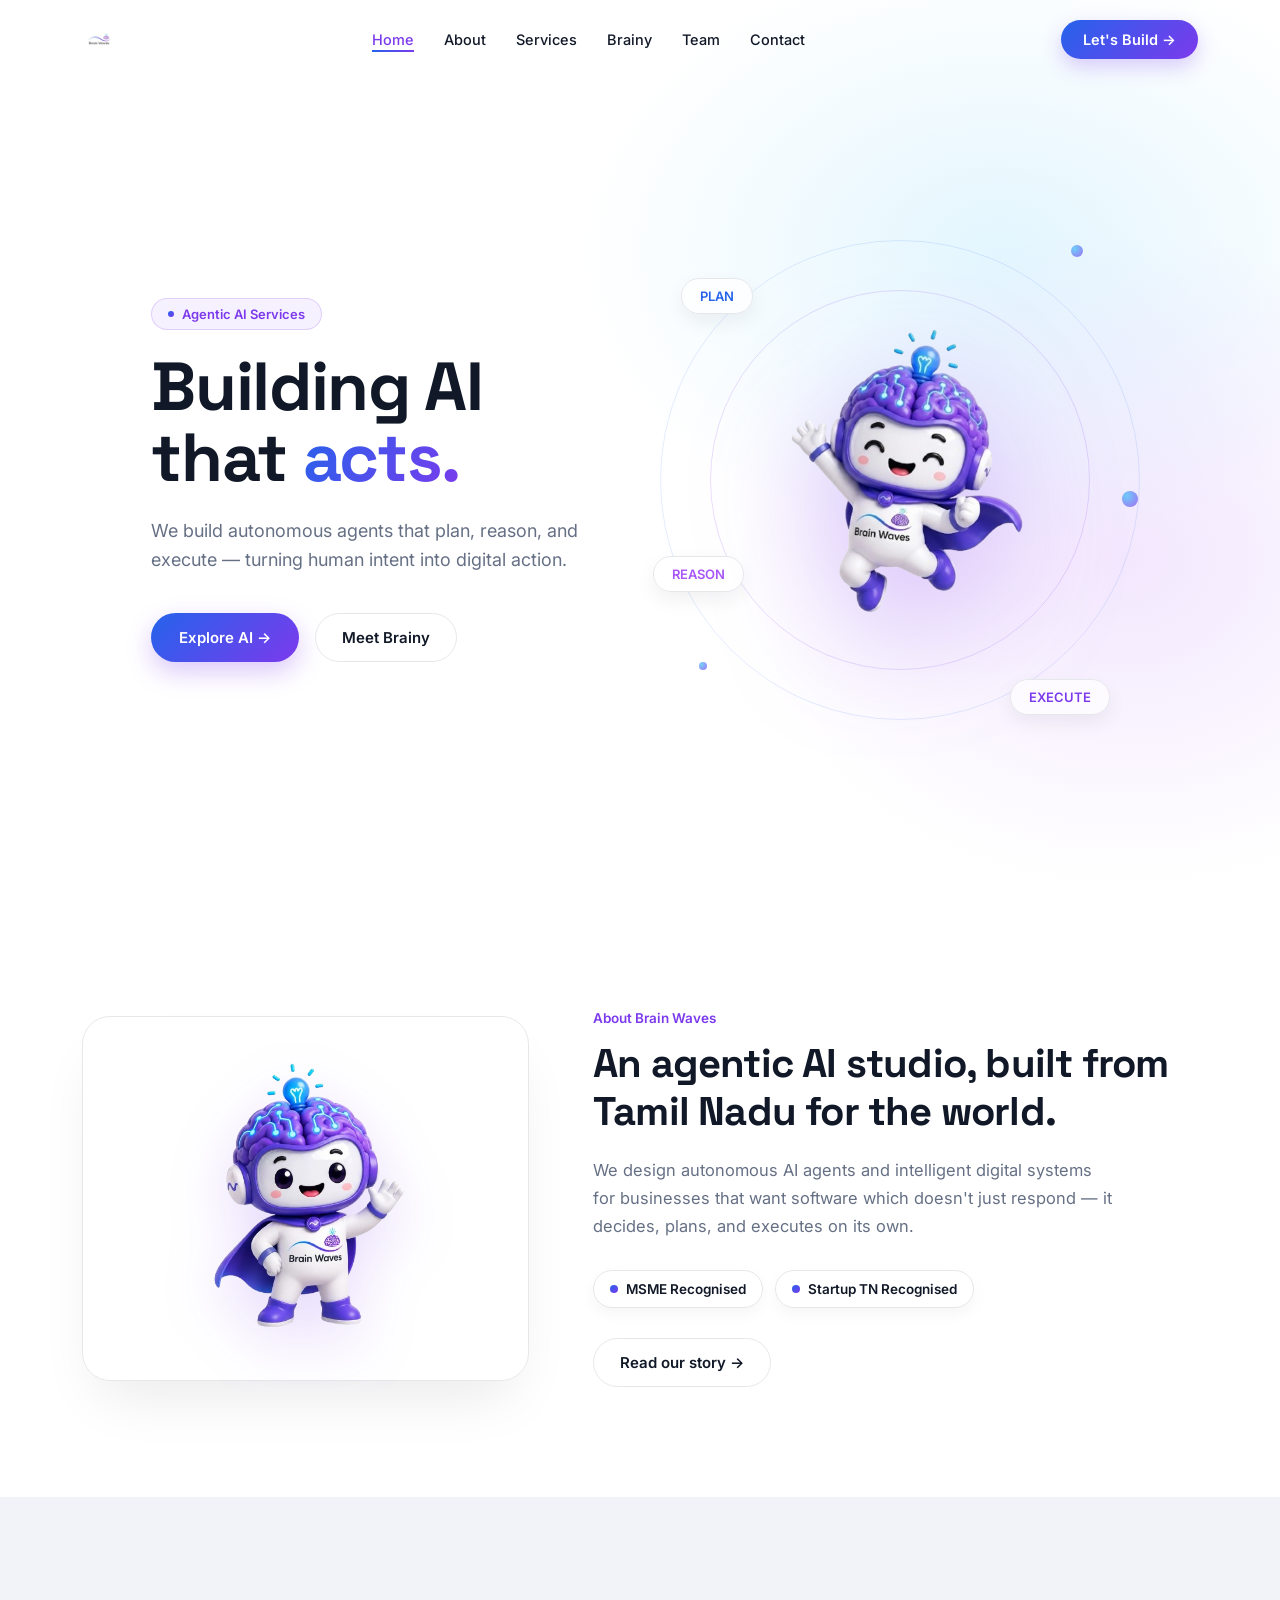
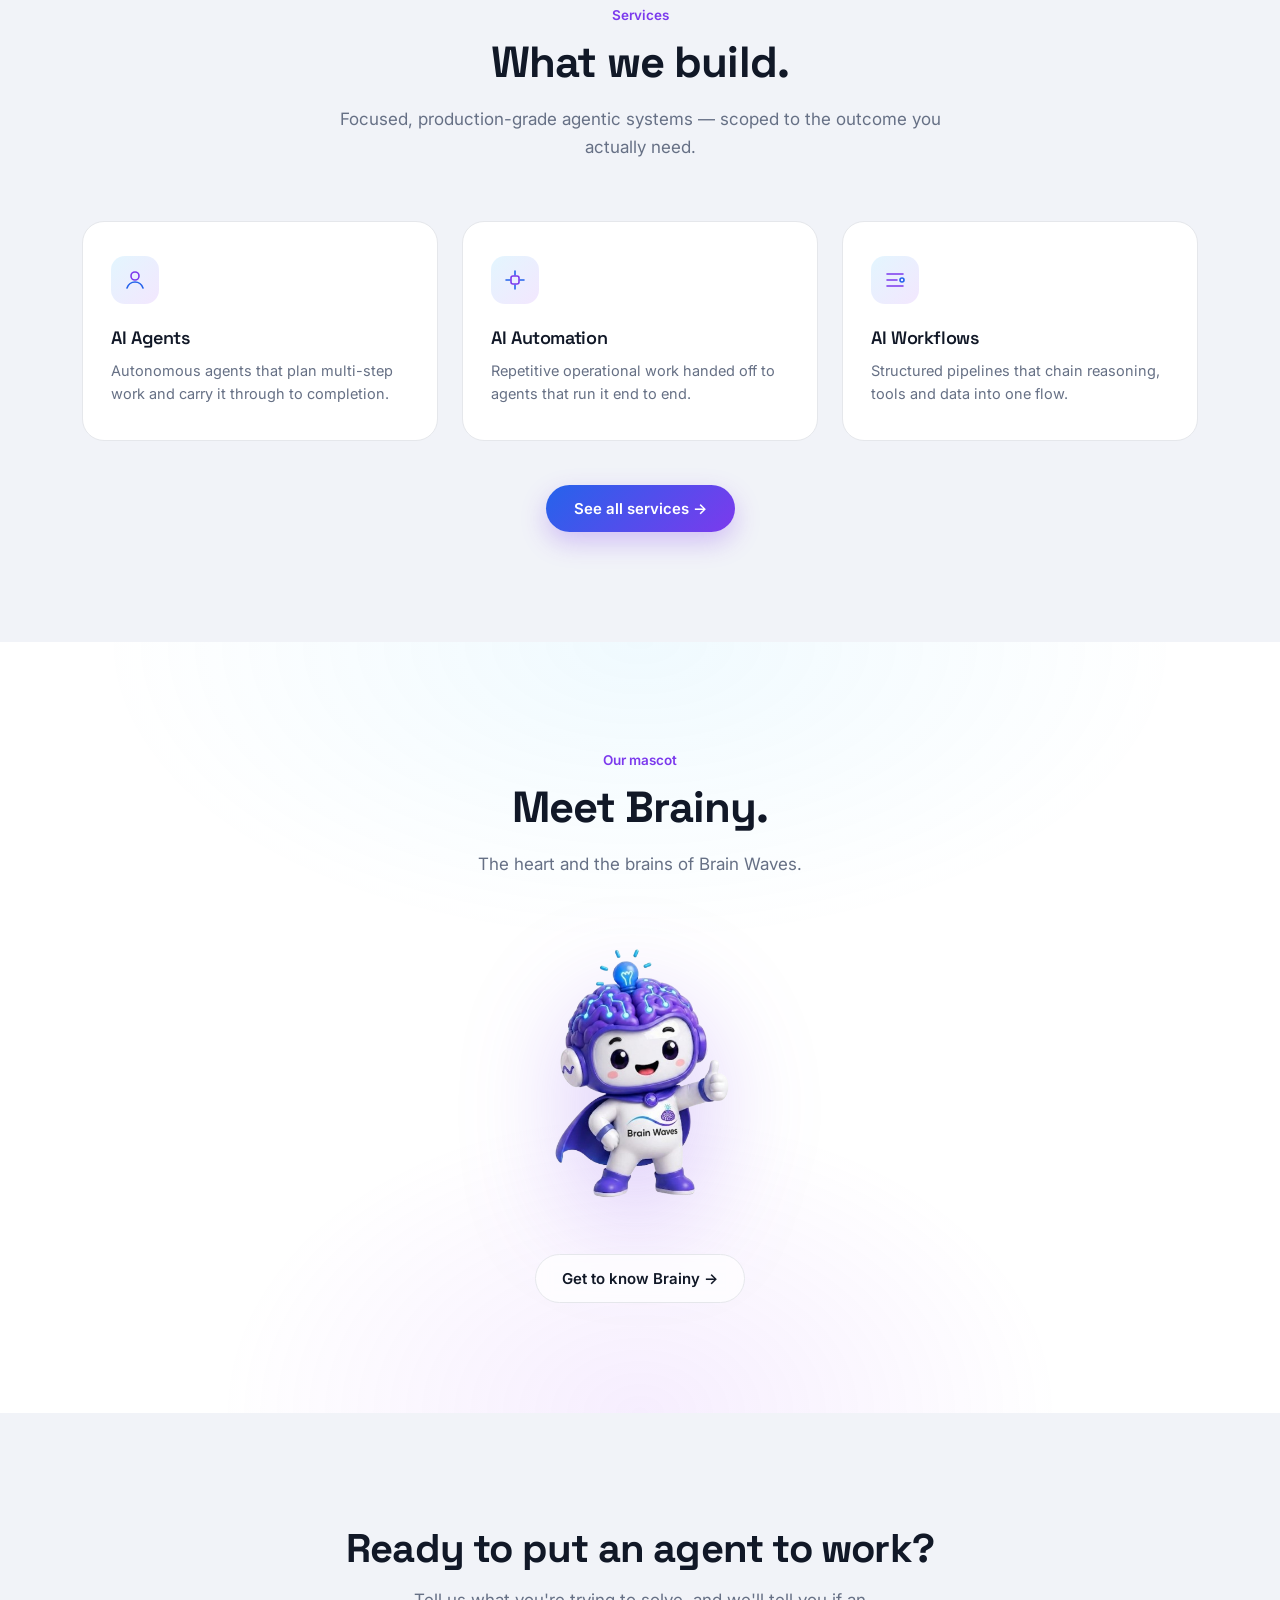
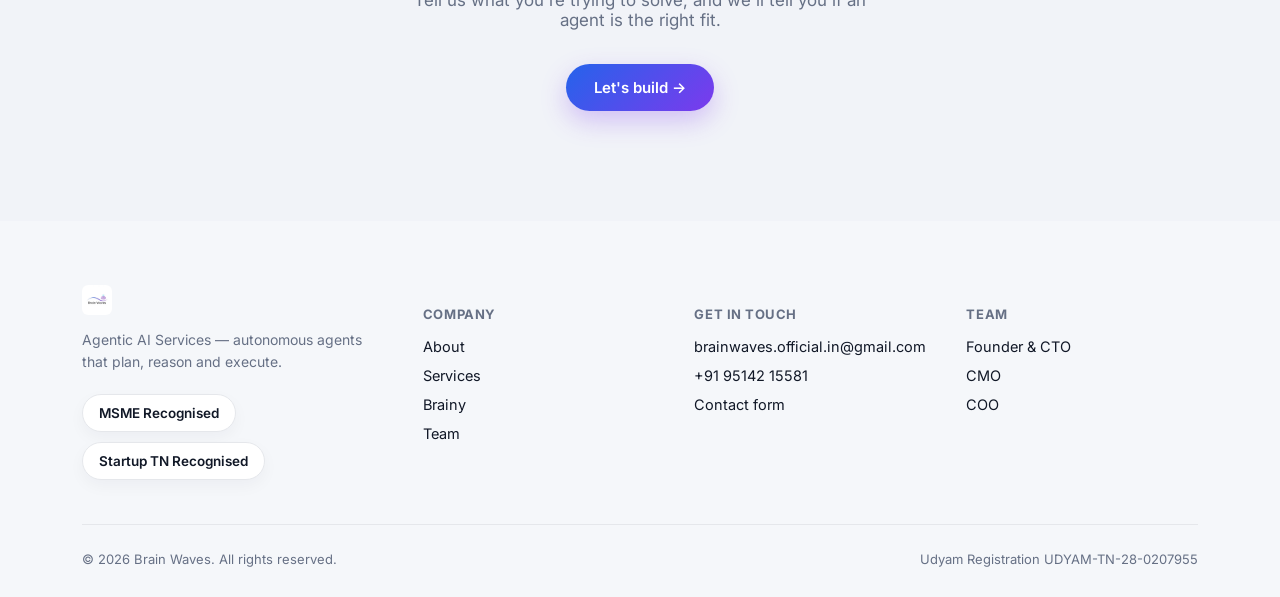
<file: index.html>
<!DOCTYPE html>
<html lang="en">
<head>
<meta charset="UTF-8">
<meta name="viewport" content="width=device-width, initial-scale=1.0">
<title>Brain Waves — Agentic AI Services</title>
<meta name="description" content="Brain Waves builds autonomous AI agents that plan, reason and execute.">
<link rel="icon" href="assets/logo.jpg">
<link rel="stylesheet" href="css/styles.css">
</head>
<body>
<canvas id="bgfx"></canvas>
<header id="siteHeader">
  <nav class="wrap">
    <a href="index.html" class="brand"><img src="assets/logo.jpg" alt="Brain Waves logo"></a>
    <div class="navlinks" id="navLinks">
      <a href="index.html" class="active">Home</a>
      <a href="about.html">About</a>
      <a href="services.html">Services</a>
      <a href="brainy.html">Brainy</a>
      <a href="team.html">Team</a>
      <a href="contact.html">Contact</a>
    </div>
    <div style="display:flex;align-items:center;gap:14px;">
      <a href="contact.html" class="cta-btn">Let's Build &rarr;</a>
      <button class="navtoggle" id="navToggle" aria-label="Menu"><span></span><span></span><span></span></button>
    </div>
  </nav>
</header>

<section class="hero" id="home">
  <div class="wrap hero-grid">
    <div class="hero-copy reveal in">
      <span class="eyebrow">Agentic AI Services</span>
      <h1>Building AI<br>that <span class="accent">acts.</span></h1>
      <p class="lead">We build autonomous agents that plan, reason, and execute &mdash; turning human intent into digital action.</p>
      <div class="hero-actions">
        <a href="services.html" class="btn-primary">Explore AI &rarr;</a>
        <a href="brainy.html" class="btn-ghost">Meet Brainy</a>
      </div>
    </div>
    <div class="hero-visual reveal in">
      <div class="glow-ring r1"></div>
      <div class="glow-ring r2"></div>
      <div class="node-dot nd1"></div>
      <div class="node-dot nd2"></div>
      <div class="node-dot nd3"></div>
      <span class="glass-tag tag-plan">PLAN</span>
      <span class="glass-tag tag-reason">REASON</span>
      <span class="glass-tag tag-execute">EXECUTE</span>
      <img class="brainy-photo" src="assets/brainy-hero.png" alt="Brainy, the Brain Waves mascot">
    </div>
  </div>
</section>

<section>
  <div class="wrap about-grid">
    <div class="about-visual reveal">
      <img src="assets/brainy-wave.png" alt="Brainy waving hello">
    </div>
    <div class="reveal">
      <span class="kicker" style="display:block;font-size:13.5px;font-weight:600;color:var(--purple);margin-bottom:14px;">About Brain Waves</span>
      <h2 style="font-size:clamp(28px,3.2vw,40px);font-weight:700;line-height:1.2;">An agentic AI studio, built from Tamil Nadu for the world.</h2>
      <p style="margin-top:20px;font-size:16.5px;color:var(--ink-soft);line-height:1.7;max-width:520px;">
        We design autonomous AI agents and intelligent digital systems for businesses that want software which doesn't just respond &mdash; it decides, plans, and executes on its own.
      </p>
      <div class="about-badges">
        <span class="badge"><span class="dot"></span> MSME Recognised</span>
        <span class="badge"><span class="dot"></span> Startup TN Recognised</span>
      </div>
      <div style="margin-top:30px;">
        <a href="about.html" class="btn-ghost">Read our story &rarr;</a>
      </div>
    </div>
  </div>
</section>

<section class="section-soft">
  <div class="wrap">
    <div class="section-head center reveal">
      <span class="kicker">Services</span>
      <h2>What we build.</h2>
      <p>Focused, production-grade agentic systems &mdash; scoped to the outcome you actually need.</p>
    </div>
    <div class="service-grid">
      <div class="service-card reveal">
        <div class="icon"><svg width="24" height="24" viewBox="0 0 24 24" fill="none"><circle cx="12" cy="8" r="4" stroke="#7C3AED" stroke-width="1.6"/><path d="M4 20c1.5-4 4.5-6 8-6s6.5 2 8 6" stroke="#2563EB" stroke-width="1.6" stroke-linecap="round"/></svg></div>
        <h3>AI Agents</h3>
        <p>Autonomous agents that plan multi-step work and carry it through to completion.</p>
      </div>
      <div class="service-card reveal">
        <div class="icon"><svg width="24" height="24" viewBox="0 0 24 24" fill="none"><path d="M12 3v4M12 17v4M3 12h4M17 12h4" stroke="#2563EB" stroke-width="1.6" stroke-linecap="round"/><rect x="8" y="8" width="8" height="8" rx="2" stroke="#7C3AED" stroke-width="1.6"/></svg></div>
        <h3>AI Automation</h3>
        <p>Repetitive operational work handed off to agents that run it end to end.</p>
      </div>
      <div class="service-card reveal">
        <div class="icon"><svg width="24" height="24" viewBox="0 0 24 24" fill="none"><path d="M4 6h16M4 12h10M4 18h16" stroke="#7C3AED" stroke-width="1.6" stroke-linecap="round"/><circle cx="19" cy="12" r="2" stroke="#2563EB" stroke-width="1.6"/></svg></div>
        <h3>AI Workflows</h3>
        <p>Structured pipelines that chain reasoning, tools and data into one flow.</p>
      </div>
    </div>
    <div style="text-align:center;margin-top:44px;">
      <a href="services.html" class="btn-primary">See all services &rarr;</a>
    </div>
  </div>
</section>

<section class="brainy-section">
  <div class="wrap">
    <div class="section-head center reveal">
      <span class="kicker">Our mascot</span>
      <h2>Meet Brainy.</h2>
      <p>The heart and the brains of Brain Waves.</p>
    </div>
    <div class="reveal" style="max-width:280px;margin:40px auto 0;">
      <img src="assets/brainy-thumbs.png" alt="Brainy giving a thumbs up" style="animation:float 5.5s ease-in-out infinite;filter:drop-shadow(0 30px 50px rgba(124,58,237,0.25));">
    </div>
    <div style="text-align:center;margin-top:36px;">
      <a href="brainy.html" class="btn-ghost">Get to know Brainy &rarr;</a>
    </div>
  </div>
</section>

<section class="section-soft">
  <div class="wrap" style="text-align:center;">
    <div class="reveal">
      <h2 style="font-size:clamp(28px,3.4vw,40px);font-weight:700;">Ready to put an agent to work?</h2>
      <p style="margin-top:16px;font-size:17px;color:var(--ink-soft);max-width:480px;margin-left:auto;margin-right:auto;">Tell us what you're trying to solve, and we'll tell you if an agent is the right fit.</p>
      <div style="margin-top:34px;">
        <a href="contact.html" class="btn-primary">Let's build &rarr;</a>
      </div>
    </div>
  </div>
</section>

<footer>
  <div class="wrap">
    <div class="footer-top">
      <div>
        <div class="footer-brand"><img src="assets/logo.jpg" alt="Brain Waves"></div>
        <p class="footer-tag">Agentic AI Services &mdash; autonomous agents that plan, reason and execute.</p>
        <div class="footer-badges">
          <span class="badge">MSME Recognised</span>
          <span class="badge">Startup TN Recognised</span>
        </div>
      </div>
      <div class="fcol">
        <h5>Company</h5>
        <a href="about.html">About</a>
        <a href="services.html">Services</a>
        <a href="brainy.html">Brainy</a>
        <a href="team.html">Team</a>
      </div>
      <div class="fcol">
        <h5>Get in touch</h5>
        <a href="mailto:brainwaves.official.in@gmail.com">brainwaves.official.in@gmail.com</a>
        <a href="tel:+919514215581">+91 95142 15581</a>
        <a href="contact.html">Contact form</a>
      </div>
      <div class="fcol">
        <h5>Team</h5>
        <a href="https://www.linkedin.com/in/veerakumara" target="_blank" rel="noopener">Founder &amp; CTO</a>
        <a href="https://www.linkedin.com/in/prajit24" target="_blank" rel="noopener">CMO</a>
        <a href="https://www.linkedin.com/in/nitheshvar17" target="_blank" rel="noopener">COO</a>
      </div>
    </div>
    <div class="footer-bottom">
      <span>&copy; 2026 Brain Waves. All rights reserved.</span>
      <span>Udyam Registration UDYAM-TN-28-0207955</span>
    </div>
  </div>
</footer>
<script src="js/main.js"></script>
</body>
</html>
</file>
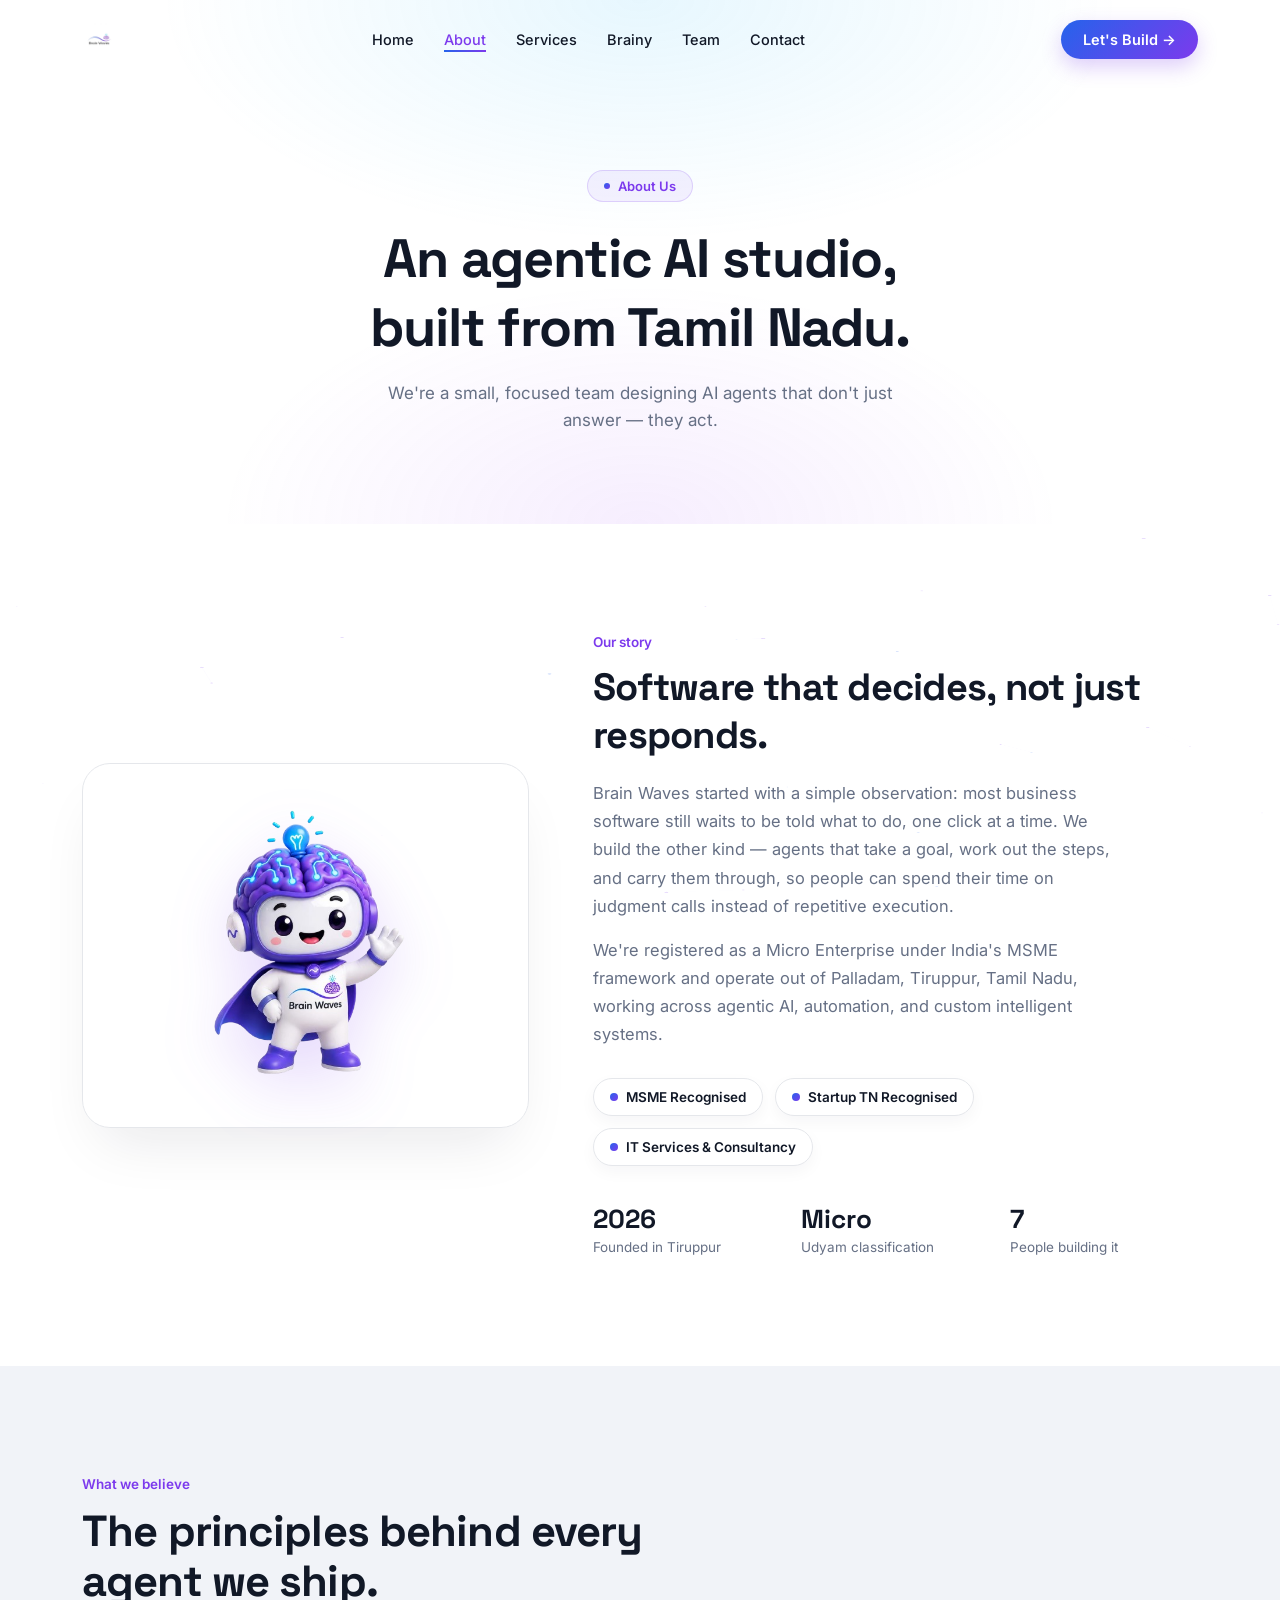
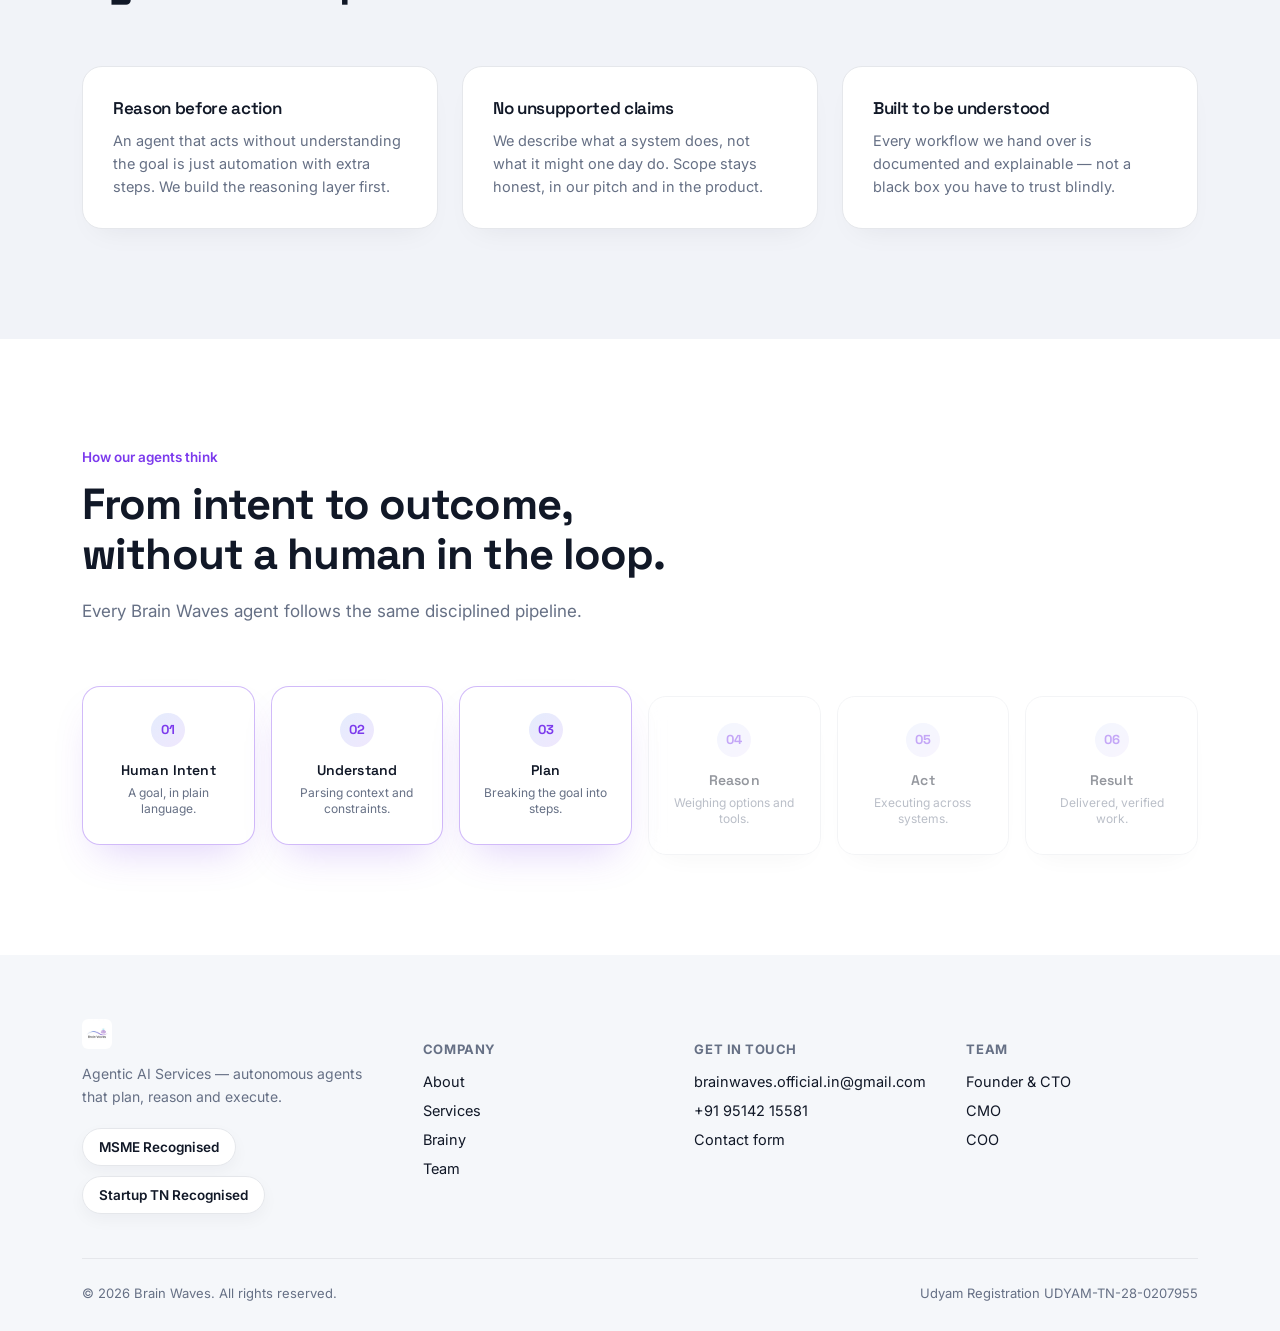
<file: about.html>
<!DOCTYPE html>
<html lang="en">
<head>
<meta charset="UTF-8">
<meta name="viewport" content="width=device-width, initial-scale=1.0">
<title>About — Brain Waves</title>
<meta name="description" content="Brain Waves is an MSME-recognised agentic AI studio based in Tiruppur, Tamil Nadu.">
<link rel="icon" href="assets/logo.jpg">
<link rel="stylesheet" href="css/styles.css">
</head>
<body>
<canvas id="bgfx"></canvas>
<header id="siteHeader">
  <nav class="wrap">
    <a href="index.html" class="brand"><img src="assets/logo.jpg" alt="Brain Waves logo"></a>
    <div class="navlinks" id="navLinks">
      <a href="index.html">Home</a>
      <a href="about.html" class="active">About</a>
      <a href="services.html">Services</a>
      <a href="brainy.html">Brainy</a>
      <a href="team.html">Team</a>
      <a href="contact.html">Contact</a>
    </div>
    <div style="display:flex;align-items:center;gap:14px;">
      <a href="contact.html" class="cta-btn">Let's Build &rarr;</a>
      <button class="navtoggle" id="navToggle" aria-label="Menu"><span></span><span></span><span></span></button>
    </div>
  </nav>
</header>

<section class="page-hero">
  <div class="wrap">
    <span class="eyebrow">About Us</span>
    <h1>An agentic AI studio,<br>built from Tamil Nadu.</h1>
    <p>We're a small, focused team designing AI agents that don't just answer &mdash; they act.</p>
  </div>
</section>

<section>
  <div class="wrap about-grid">
    <div class="about-visual reveal">
      <img src="assets/brainy-wave.png" alt="Brainy waving hello">
    </div>
    <div class="reveal">
      <span class="kicker" style="display:block;font-size:13.5px;font-weight:600;color:var(--purple);margin-bottom:14px;">Our story</span>
      <h2 style="font-size:clamp(28px,3.2vw,38px);font-weight:700;line-height:1.25;">Software that decides, not just responds.</h2>
      <p style="margin-top:20px;font-size:16.5px;color:var(--ink-soft);line-height:1.7;max-width:520px;">
        Brain Waves started with a simple observation: most business software still waits to be told what to do, one click at a time. We build the other kind &mdash; agents that take a goal, work out the steps, and carry them through, so people can spend their time on judgment calls instead of repetitive execution.
      </p>
      <p style="margin-top:16px;font-size:16.5px;color:var(--ink-soft);line-height:1.7;max-width:520px;">
        We're registered as a Micro Enterprise under India's MSME framework and operate out of Palladam, Tiruppur, Tamil Nadu, working across agentic AI, automation, and custom intelligent systems.
      </p>
      <div class="about-badges">
        <span class="badge"><span class="dot"></span> MSME Recognised</span>
        <span class="badge"><span class="dot"></span> Startup TN Recognised</span>
        <span class="badge"><span class="dot"></span> IT Services &amp; Consultancy</span>
      </div>
      <div class="about-facts">
        <div class="fact"><b>2026</b><span>Founded in Tiruppur</span></div>
        <div class="fact"><b>Micro</b><span>Udyam classification</span></div>
        <div class="fact"><b>7</b><span>People building it</span></div>
      </div>
    </div>
  </div>
</section>

<section class="section-soft">
  <div class="wrap">
    <div class="section-head reveal">
      <span class="kicker">What we believe</span>
      <h2>The principles behind every agent we ship.</h2>
    </div>
    <div class="values-grid">
      <div class="value-card reveal">
        <h4>Reason before action</h4>
        <p>An agent that acts without understanding the goal is just automation with extra steps. We build the reasoning layer first.</p>
      </div>
      <div class="value-card reveal">
        <h4>No unsupported claims</h4>
        <p>We describe what a system does, not what it might one day do. Scope stays honest, in our pitch and in the product.</p>
      </div>
      <div class="value-card reveal">
        <h4>Built to be understood</h4>
        <p>Every workflow we hand over is documented and explainable &mdash; not a black box you have to trust blindly.</p>
      </div>
    </div>
  </div>
</section>

<section id="process">
  <div class="wrap">
    <div class="section-head reveal">
      <span class="kicker">How our agents think</span>
      <h2>From intent to outcome, without a human in the loop.</h2>
      <p>Every Brain Waves agent follows the same disciplined pipeline.</p>
    </div>
    <div class="flow-wrap reveal">
      <div class="flow-rail" id="flowRail">
        <div class="flow-node"><div class="num">01</div><b>Human Intent</b><span>A goal, in plain language.</span></div>
        <div class="flow-node"><div class="num">02</div><b>Understand</b><span>Parsing context and constraints.</span></div>
        <div class="flow-node"><div class="num">03</div><b>Plan</b><span>Breaking the goal into steps.</span></div>
        <div class="flow-node"><div class="num">04</div><b>Reason</b><span>Weighing options and tools.</span></div>
        <div class="flow-node"><div class="num">05</div><b>Act</b><span>Executing across systems.</span></div>
        <div class="flow-node"><div class="num">06</div><b>Result</b><span>Delivered, verified work.</span></div>
      </div>
    </div>
  </div>
</section>

<footer>
  <div class="wrap">
    <div class="footer-top">
      <div>
        <div class="footer-brand"><img src="assets/logo.jpg" alt="Brain Waves"></div>
        <p class="footer-tag">Agentic AI Services &mdash; autonomous agents that plan, reason and execute.</p>
        <div class="footer-badges">
          <span class="badge">MSME Recognised</span>
          <span class="badge">Startup TN Recognised</span>
        </div>
      </div>
      <div class="fcol">
        <h5>Company</h5>
        <a href="about.html">About</a>
        <a href="services.html">Services</a>
        <a href="brainy.html">Brainy</a>
        <a href="team.html">Team</a>
      </div>
      <div class="fcol">
        <h5>Get in touch</h5>
        <a href="mailto:brainwaves.official.in@gmail.com">brainwaves.official.in@gmail.com</a>
        <a href="tel:+919514215581">+91 95142 15581</a>
        <a href="contact.html">Contact form</a>
      </div>
      <div class="fcol">
        <h5>Team</h5>
        <a href="https://www.linkedin.com/in/veerakumara" target="_blank" rel="noopener">Founder &amp; CTO</a>
        <a href="https://www.linkedin.com/in/prajit24" target="_blank" rel="noopener">CMO</a>
        <a href="https://www.linkedin.com/in/nitheshvar17" target="_blank" rel="noopener">COO</a>
      </div>
    </div>
    <div class="footer-bottom">
      <span>&copy; 2026 Brain Waves. All rights reserved.</span>
      <span>Udyam Registration UDYAM-TN-28-0207955</span>
    </div>
  </div>
</footer>
<script src="js/main.js"></script>
</body>
</html>
</file>
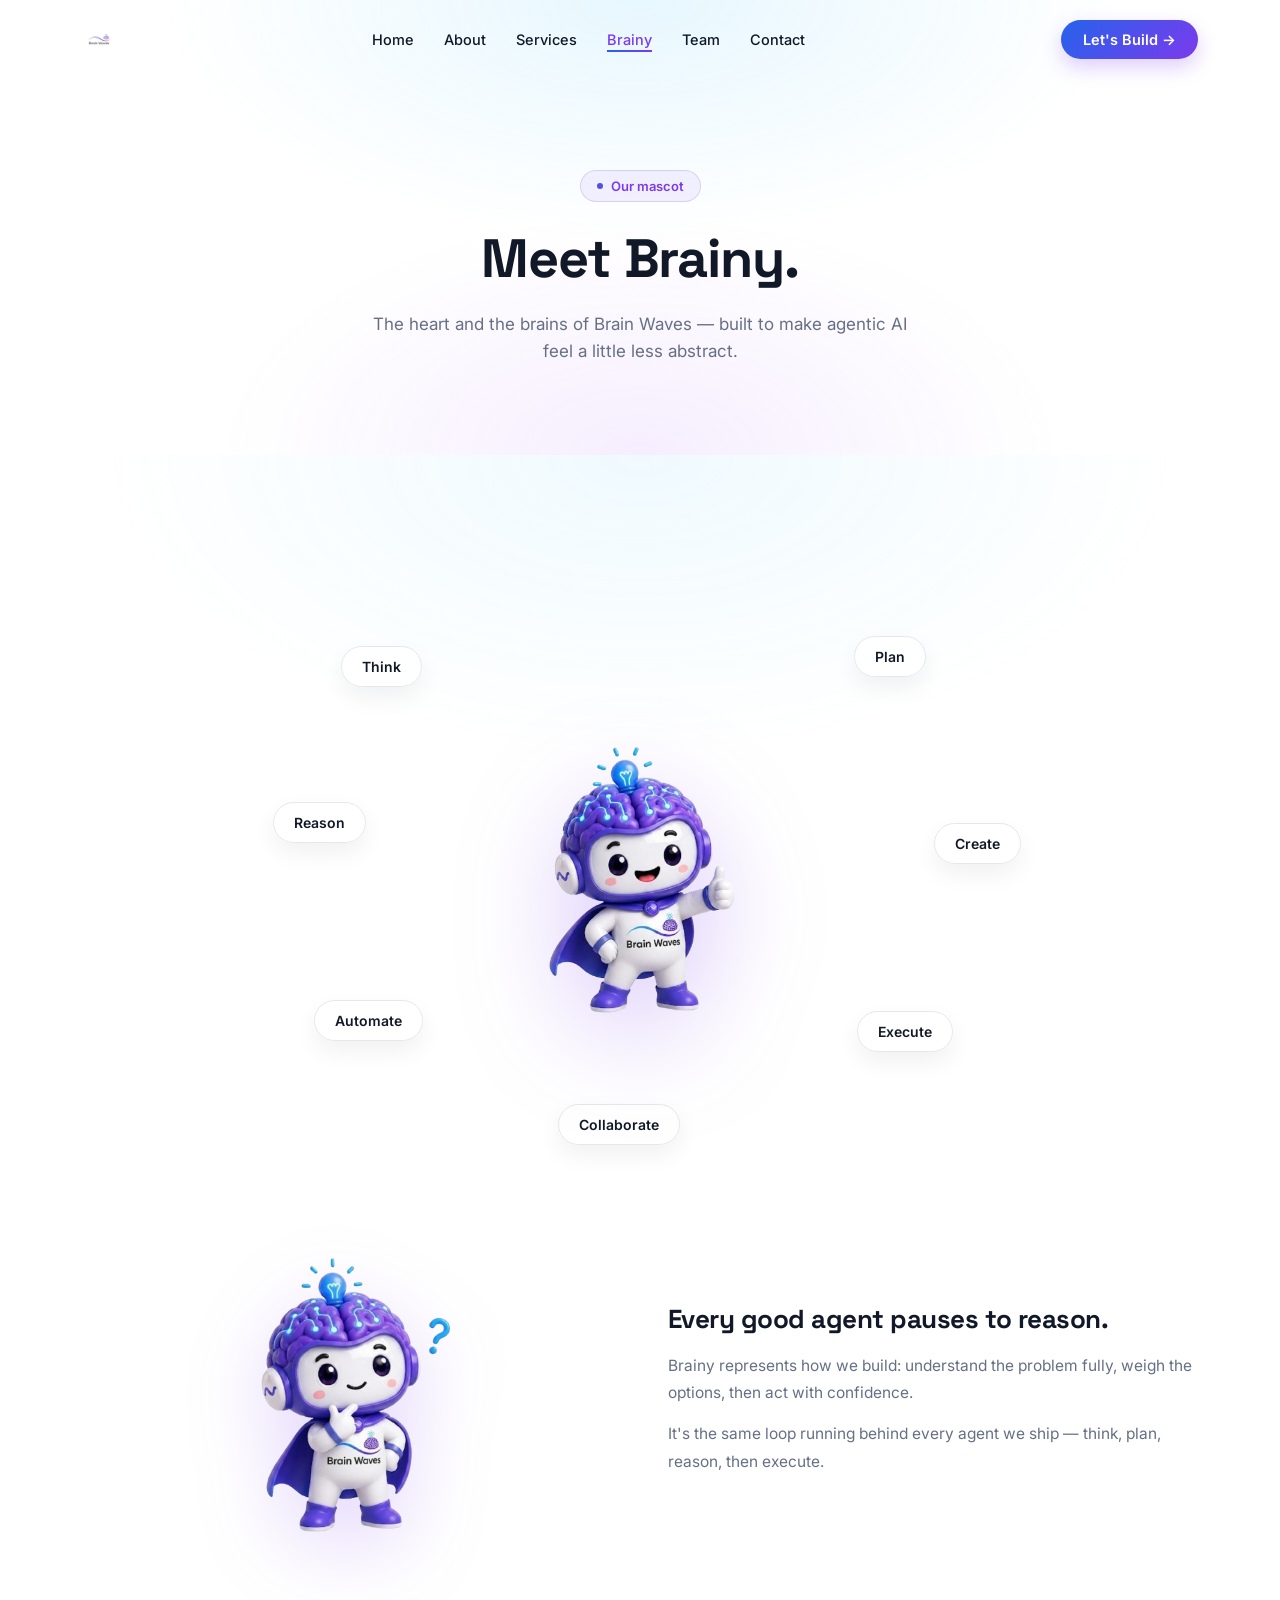
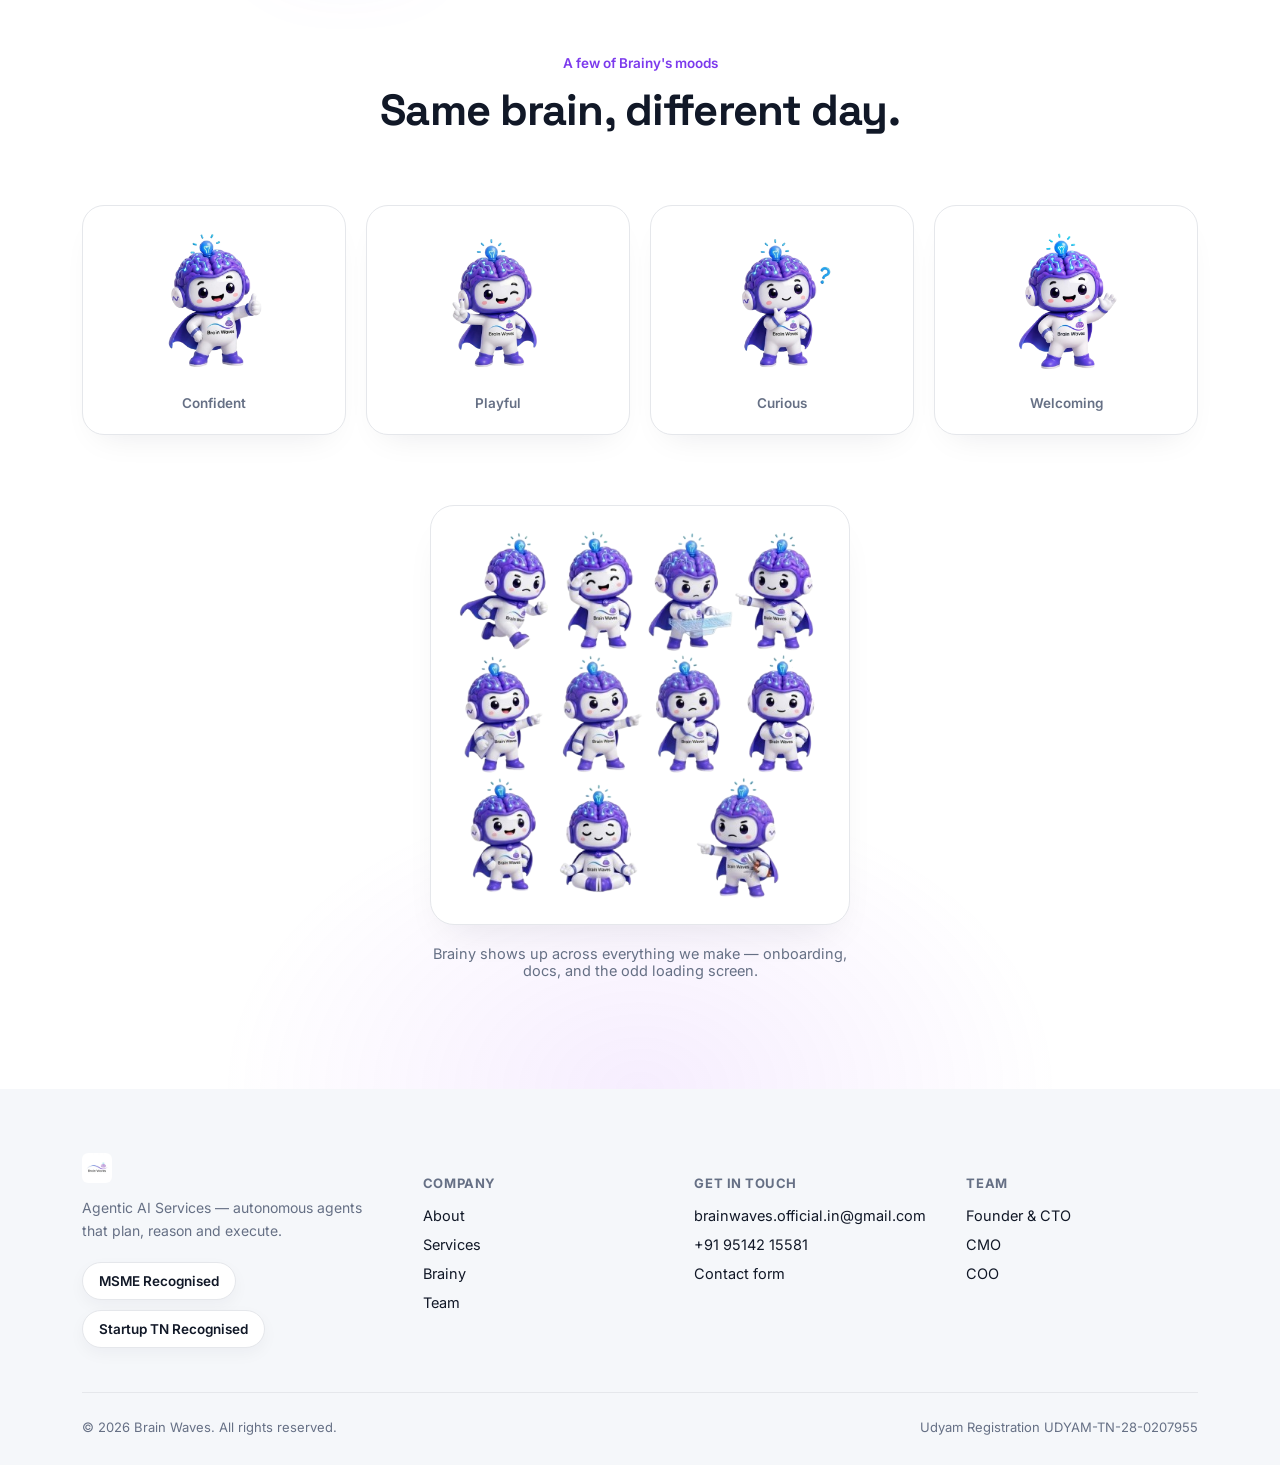
<file: brainy.html>
<!DOCTYPE html>
<html lang="en">
<head>
<meta charset="UTF-8">
<meta name="viewport" content="width=device-width, initial-scale=1.0">
<title>Meet Brainy — Brain Waves</title>
<meta name="description" content="Meet Brainy, the mascot and visual identity of Brain Waves.">
<link rel="icon" href="assets/logo.jpg">
<link rel="stylesheet" href="css/styles.css">
</head>
<body>
<canvas id="bgfx"></canvas>
<header id="siteHeader">
  <nav class="wrap">
    <a href="index.html" class="brand"><img src="assets/logo.jpg" alt="Brain Waves logo"></a>
    <div class="navlinks" id="navLinks">
      <a href="index.html">Home</a>
      <a href="about.html">About</a>
      <a href="services.html">Services</a>
      <a href="brainy.html" class="active">Brainy</a>
      <a href="team.html">Team</a>
      <a href="contact.html">Contact</a>
    </div>
    <div style="display:flex;align-items:center;gap:14px;">
      <a href="contact.html" class="cta-btn">Let's Build &rarr;</a>
      <button class="navtoggle" id="navToggle" aria-label="Menu"><span></span><span></span><span></span></button>
    </div>
  </nav>
</header>

<section class="page-hero">
  <div class="wrap">
    <span class="eyebrow">Our mascot</span>
    <h1>Meet Brainy.</h1>
    <p>The heart and the brains of Brain Waves &mdash; built to make agentic AI feel a little less abstract.</p>
  </div>
</section>

<section class="brainy-section">
  <div class="wrap">
    <div class="brainy-stage reveal">
      <span class="bubble b1">Think</span>
      <span class="bubble b2">Plan</span>
      <span class="bubble b3">Reason</span>
      <span class="bubble b4">Create</span>
      <span class="bubble b5">Automate</span>
      <span class="bubble b6">Execute</span>
      <span class="bubble b7">Collaborate</span>
      <img class="main" src="assets/brainy-thumbs.png" alt="Brainy giving a thumbs up">
    </div>

    <div class="brainy-story reveal">
      <img src="assets/brainy-think.png" alt="Brainy thinking through a problem">
      <div>
        <h3>Every good agent pauses to reason.</h3>
        <p>Brainy represents how we build: understand the problem fully, weigh the options, then act with confidence.</p>
        <p>It's the same loop running behind every agent we ship &mdash; think, plan, reason, then execute.</p>
      </div>
    </div>

    <div class="section-head center reveal" style="margin-top:100px;">
      <span class="kicker">A few of Brainy's moods</span>
      <h2>Same brain, different day.</h2>
    </div>
    <div class="brainy-gallery">
      <div class="gallery-card reveal">
        <img src="assets/brainy-thumbs.png" alt="Brainy thumbs up">
        <span>Confident</span>
      </div>
      <div class="gallery-card reveal">
        <img src="assets/brainy-peace.png" alt="Brainy peace sign">
        <span>Playful</span>
      </div>
      <div class="gallery-card reveal">
        <img src="assets/brainy-think.png" alt="Brainy thinking">
        <span>Curious</span>
      </div>
      <div class="gallery-card reveal">
        <img src="assets/brainy-wave.png" alt="Brainy waving">
        <span>Welcoming</span>
      </div>
    </div>

    <div class="reveal" style="margin-top:70px;text-align:center;">
      <img src="assets/brainy-collage.png" alt="A collage of Brainy in many poses" style="max-width:420px;margin:0 auto;border-radius:24px;border:1px solid var(--line);background:#fff;padding:20px;box-shadow:0 20px 40px -18px rgba(17,24,39,0.10);">
      <p style="margin-top:20px;color:var(--ink-soft);font-size:14.5px;max-width:440px;margin-left:auto;margin-right:auto;">Brainy shows up across everything we make &mdash; onboarding, docs, and the odd loading screen.</p>
    </div>
  </div>
</section>

<footer>
  <div class="wrap">
    <div class="footer-top">
      <div>
        <div class="footer-brand"><img src="assets/logo.jpg" alt="Brain Waves"></div>
        <p class="footer-tag">Agentic AI Services &mdash; autonomous agents that plan, reason and execute.</p>
        <div class="footer-badges">
          <span class="badge">MSME Recognised</span>
          <span class="badge">Startup TN Recognised</span>
        </div>
      </div>
      <div class="fcol">
        <h5>Company</h5>
        <a href="about.html">About</a>
        <a href="services.html">Services</a>
        <a href="brainy.html">Brainy</a>
        <a href="team.html">Team</a>
      </div>
      <div class="fcol">
        <h5>Get in touch</h5>
        <a href="mailto:brainwaves.official.in@gmail.com">brainwaves.official.in@gmail.com</a>
        <a href="tel:+919514215581">+91 95142 15581</a>
        <a href="contact.html">Contact form</a>
      </div>
      <div class="fcol">
        <h5>Team</h5>
        <a href="https://www.linkedin.com/in/veerakumara" target="_blank" rel="noopener">Founder &amp; CTO</a>
        <a href="https://www.linkedin.com/in/prajit24" target="_blank" rel="noopener">CMO</a>
        <a href="https://www.linkedin.com/in/nitheshvar17" target="_blank" rel="noopener">COO</a>
      </div>
    </div>
    <div class="footer-bottom">
      <span>&copy; 2026 Brain Waves. All rights reserved.</span>
      <span>Udyam Registration UDYAM-TN-28-0207955</span>
    </div>
  </div>
</footer>
<script src="js/main.js"></script>
</body>
</html>
</file>
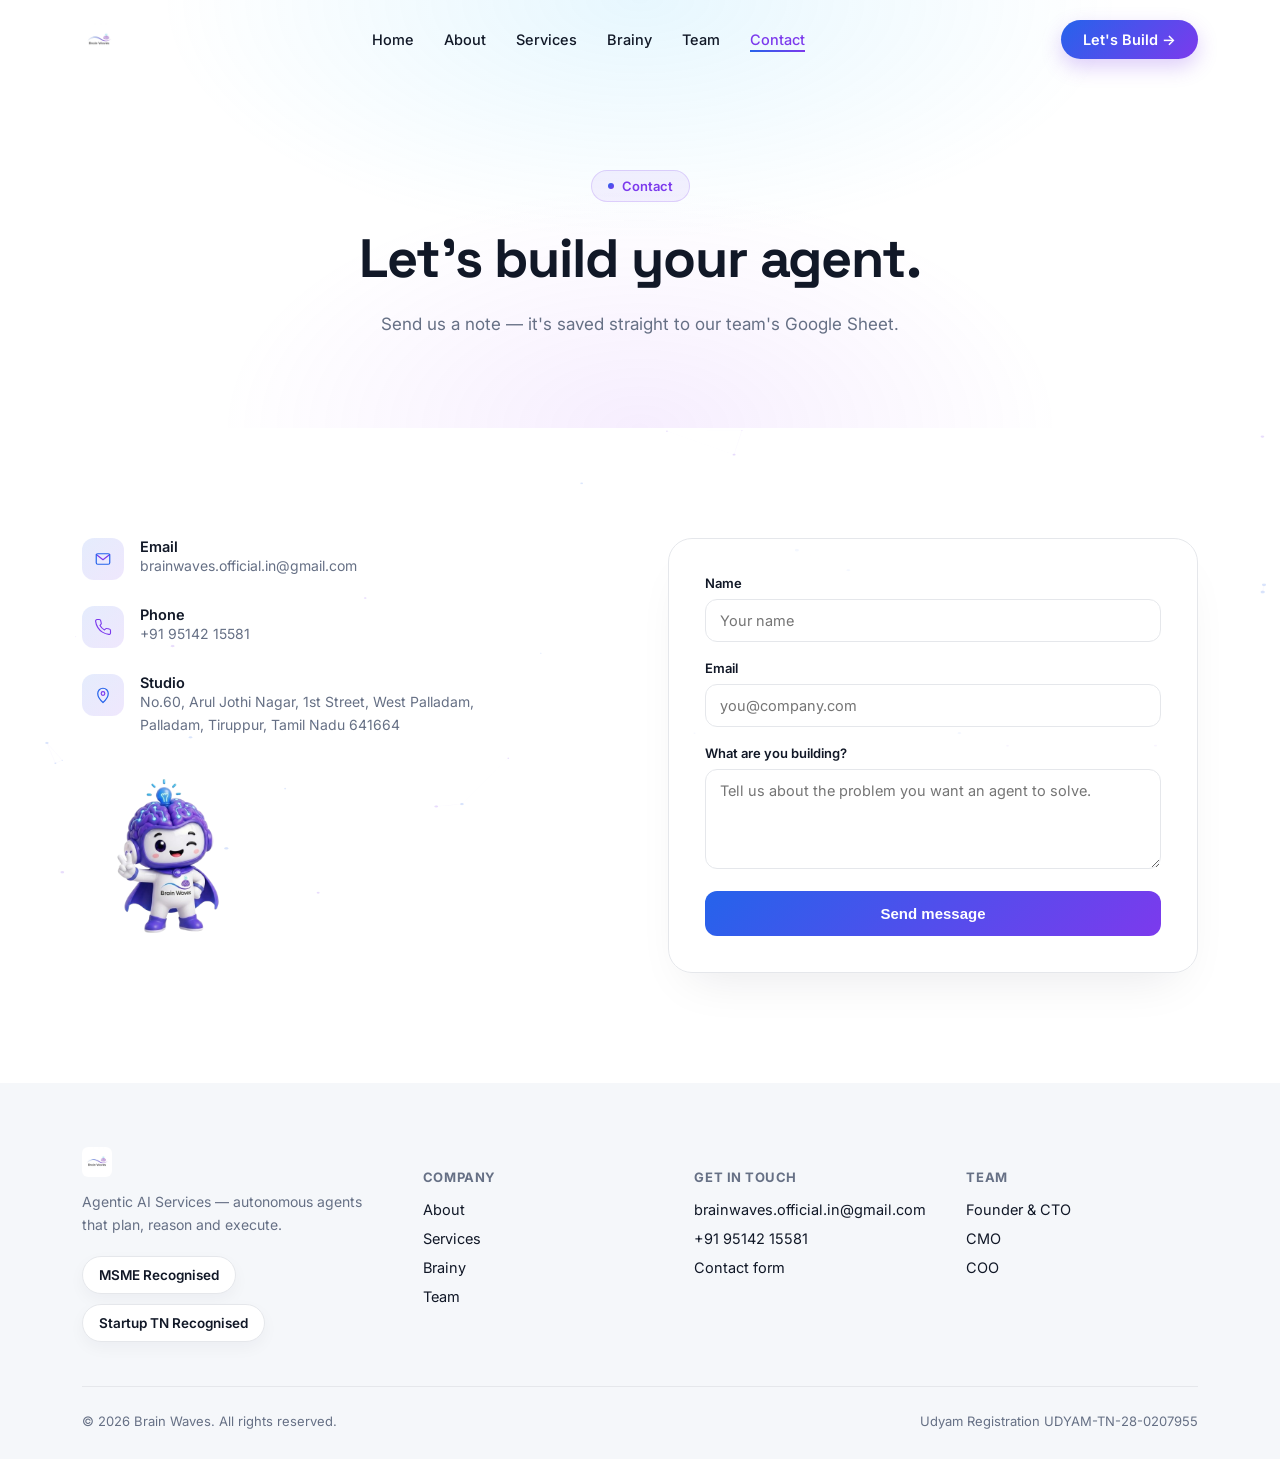
<file: contact.html>
<!DOCTYPE html>
<html lang="en">
<head>
<meta charset="UTF-8">
<meta name="viewport" content="width=device-width, initial-scale=1.0">
<title>Contact — Brain Waves</title>
<meta name="description" content="Get in touch with Brain Waves. Messages are saved to our Google Sheet.">
<link rel="icon" href="assets/logo.jpg">
<link rel="stylesheet" href="css/styles.css">
</head>
<body>
<canvas id="bgfx"></canvas>
<header id="siteHeader">
  <nav class="wrap">
    <a href="index.html" class="brand"><img src="assets/logo.jpg" alt="Brain Waves logo"></a>
    <div class="navlinks" id="navLinks">
      <a href="index.html">Home</a>
      <a href="about.html">About</a>
      <a href="services.html">Services</a>
      <a href="brainy.html">Brainy</a>
      <a href="team.html">Team</a>
      <a href="contact.html" class="active">Contact</a>
    </div>
    <div style="display:flex;align-items:center;gap:14px;">
      <a href="contact.html" class="cta-btn">Let's Build &rarr;</a>
      <button class="navtoggle" id="navToggle" aria-label="Menu"><span></span><span></span><span></span></button>
    </div>
  </nav>
</header>

<section class="page-hero">
  <div class="wrap">
    <span class="eyebrow">Contact</span>
    <h1>Let's build your agent.</h1>
    <p>Send us a note &mdash; it's saved straight to our team's Google Sheet.</p>
  </div>
</section>

<section>
  <div class="wrap contact-grid">
    <div class="contact-info reveal">
      <div class="info-row">
        <div class="info-icon"><svg width="18" height="18" viewBox="0 0 24 24" fill="none"><path d="M3 6l9 7 9-7" stroke="#7C3AED" stroke-width="1.6" stroke-linecap="round" stroke-linejoin="round"/><rect x="3" y="5" width="18" height="14" rx="2" stroke="#2563EB" stroke-width="1.6"/></svg></div>
        <div><b>Email</b><span>brainwaves.official.in@gmail.com</span></div>
      </div>
      <div class="info-row">
        <div class="info-icon"><svg width="18" height="18" viewBox="0 0 24 24" fill="none"><path d="M22 16.9v3a2 2 0 0 1-2.2 2 19.8 19.8 0 0 1-8.6-3.1 19.5 19.5 0 0 1-6-6A19.8 19.8 0 0 1 2.1 4.2 2 2 0 0 1 4 2h3a2 2 0 0 1 2 1.7c.1.9.3 1.8.6 2.7a2 2 0 0 1-.4 2.1L8 9.9a16 16 0 0 0 6 6l1.4-1.4a2 2 0 0 1 2.1-.4c.9.3 1.8.5 2.7.6a2 2 0 0 1 1.8 2.1z" stroke="#7C3AED" stroke-width="1.5" stroke-linecap="round" stroke-linejoin="round"/></svg></div>
        <div><b>Phone</b><span>+91 95142 15581</span></div>
      </div>
      <div class="info-row">
        <div class="info-icon"><svg width="18" height="18" viewBox="0 0 24 24" fill="none"><path d="M12 22s7-6.2 7-12a7 7 0 1 0-14 0c0 5.8 7 12 7 12z" stroke="#2563EB" stroke-width="1.6" stroke-linejoin="round"/><circle cx="12" cy="10" r="2.4" stroke="#7C3AED" stroke-width="1.6"/></svg></div>
        <div><b>Studio</b><span>No.60, Arul Jothi Nagar, 1st Street, West Palladam,<br>Palladam, Tiruppur, Tamil Nadu 641664</span></div>
      </div>

      <div class="reveal" style="margin-top:30px;">
        <img src="assets/brainy-peace.png" alt="Brainy giving a peace sign" style="max-width:180px;">
      </div>
    </div>

    <form class="contact-form reveal" id="contactForm" novalidate>
      <div class="field"><label>Name</label><input id="cf-name" type="text" required placeholder="Your name"></div>
      <div class="field"><label>Email</label><input id="cf-email" type="email" required placeholder="you@company.com"></div>
      <div class="field"><label>What are you building?</label><textarea id="cf-msg" required placeholder="Tell us about the problem you want an agent to solve."></textarea></div>
      <button class="submit-btn" type="submit">
        <span class="spinner"></span>
        <span class="btn-label">Send message</span>
      </button>
      <div class="form-msg" id="formMsg"></div>
    </form>
  </div>
</section>

<footer>
  <div class="wrap">
    <div class="footer-top">
      <div>
        <div class="footer-brand"><img src="assets/logo.jpg" alt="Brain Waves"></div>
        <p class="footer-tag">Agentic AI Services &mdash; autonomous agents that plan, reason and execute.</p>
        <div class="footer-badges">
          <span class="badge">MSME Recognised</span>
          <span class="badge">Startup TN Recognised</span>
        </div>
      </div>
      <div class="fcol">
        <h5>Company</h5>
        <a href="about.html">About</a>
        <a href="services.html">Services</a>
        <a href="brainy.html">Brainy</a>
        <a href="team.html">Team</a>
      </div>
      <div class="fcol">
        <h5>Get in touch</h5>
        <a href="mailto:brainwaves.official.in@gmail.com">brainwaves.official.in@gmail.com</a>
        <a href="tel:+919514215581">+91 95142 15581</a>
        <a href="contact.html">Contact form</a>
      </div>
      <div class="fcol">
        <h5>Team</h5>
        <a href="https://www.linkedin.com/in/veerakumara" target="_blank" rel="noopener">Founder &amp; CTO</a>
        <a href="https://www.linkedin.com/in/prajit24" target="_blank" rel="noopener">CMO</a>
        <a href="https://www.linkedin.com/in/nitheshvar17" target="_blank" rel="noopener">COO</a>
      </div>
    </div>
    <div class="footer-bottom">
      <span>&copy; 2026 Brain Waves. All rights reserved.</span>
      <span>Udyam Registration UDYAM-TN-28-0207955</span>
    </div>
  </div>
</footer>
<script src="js/main.js"></script>
</body>
</html>
</file>
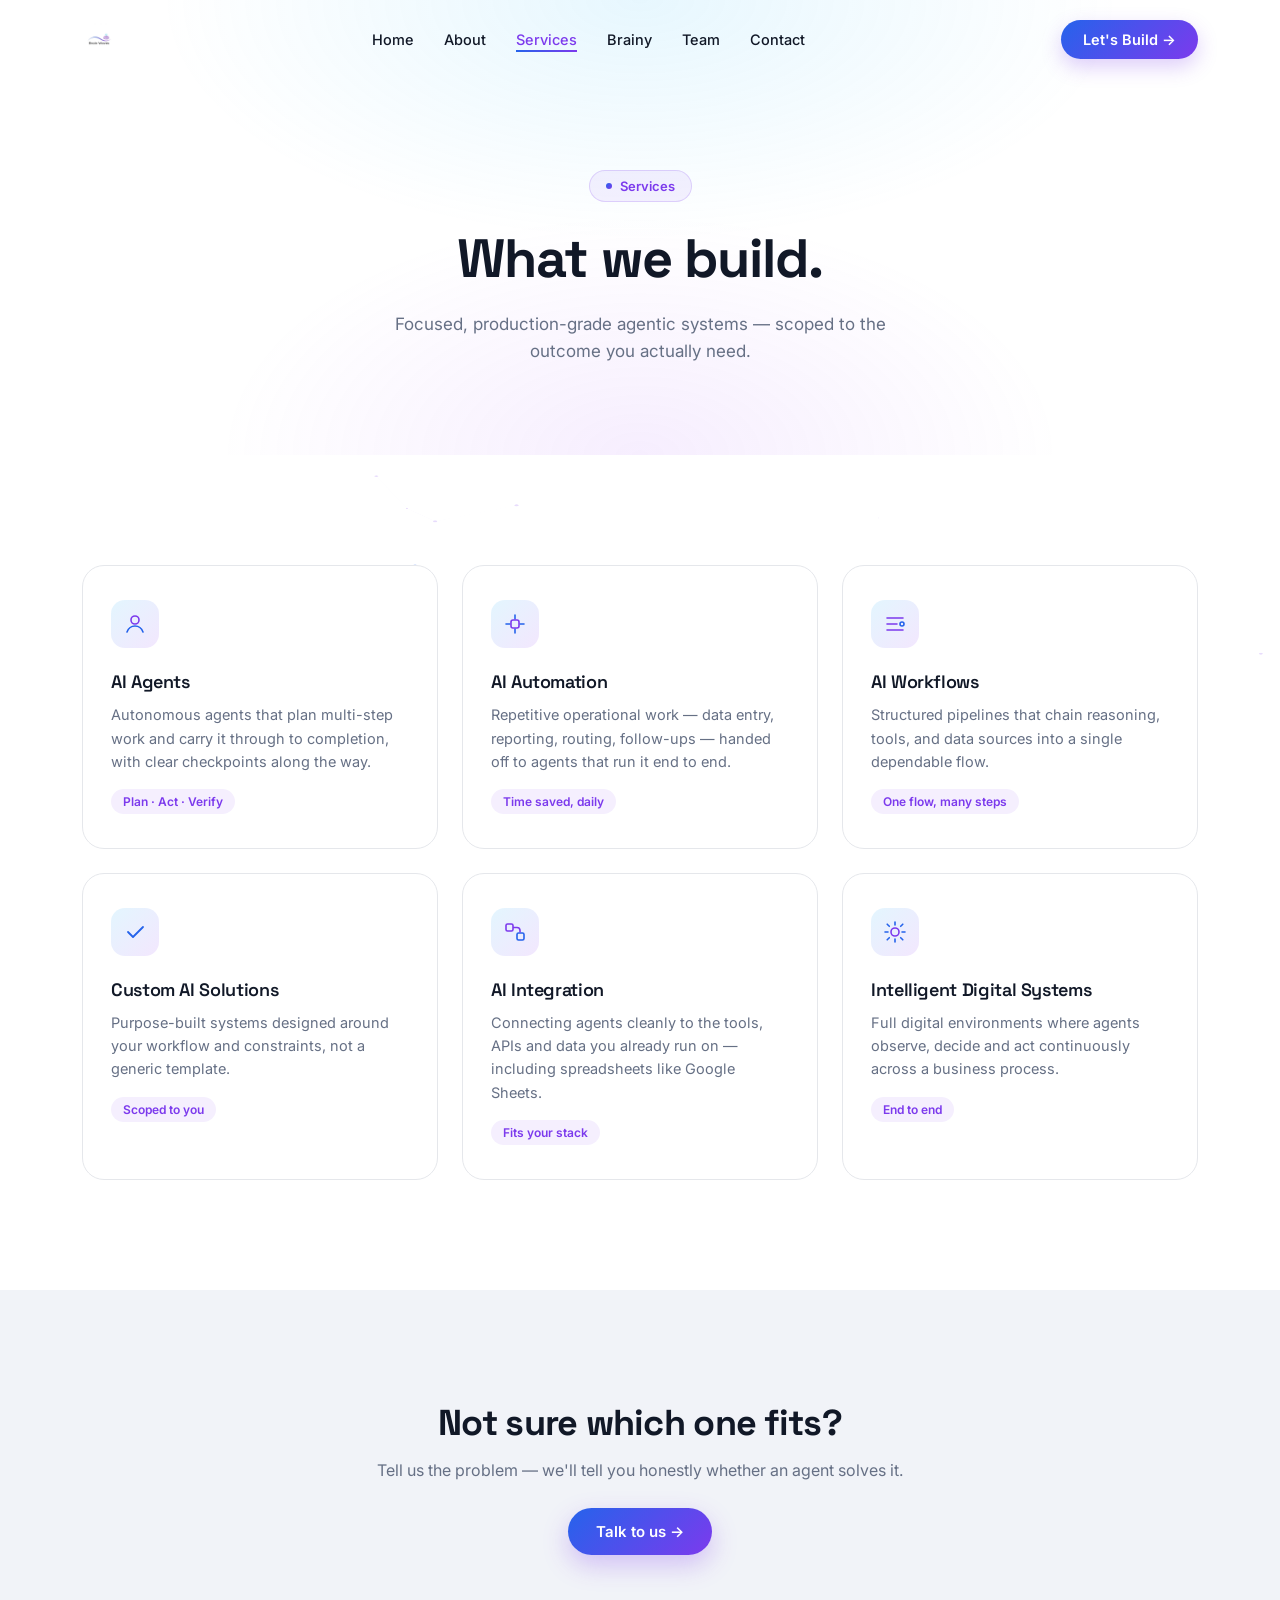
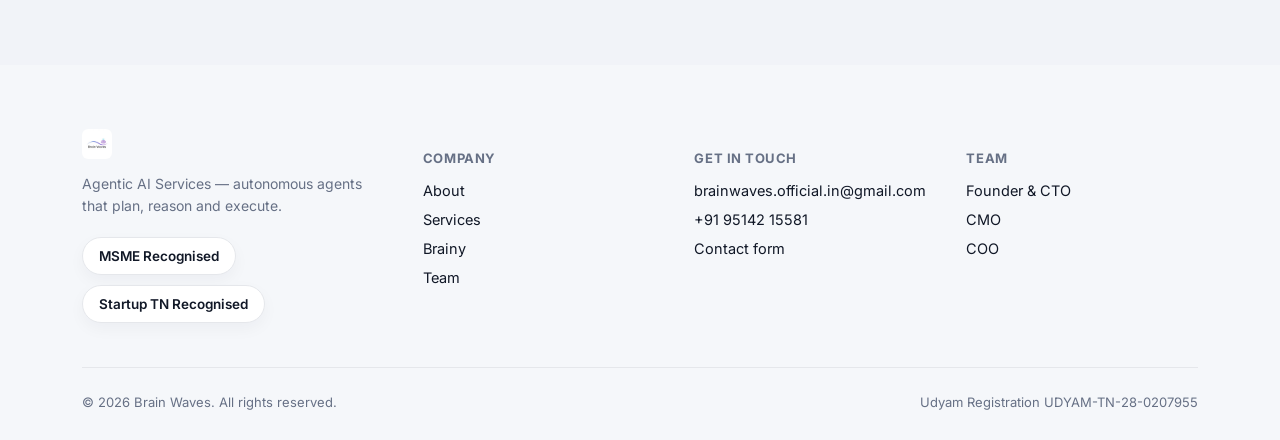
<file: services.html>
<!DOCTYPE html>
<html lang="en">
<head>
<meta charset="UTF-8">
<meta name="viewport" content="width=device-width, initial-scale=1.0">
<title>Services — Brain Waves</title>
<meta name="description" content="AI Agents, AI Automation, AI Workflows, Custom AI Solutions, AI Integration and Intelligent Digital Systems.">
<link rel="icon" href="assets/logo.jpg">
<link rel="stylesheet" href="css/styles.css">
</head>
<body>
<canvas id="bgfx"></canvas>
<header id="siteHeader">
  <nav class="wrap">
    <a href="index.html" class="brand"><img src="assets/logo.jpg" alt="Brain Waves logo"></a>
    <div class="navlinks" id="navLinks">
      <a href="index.html">Home</a>
      <a href="about.html">About</a>
      <a href="services.html" class="active">Services</a>
      <a href="brainy.html">Brainy</a>
      <a href="team.html">Team</a>
      <a href="contact.html">Contact</a>
    </div>
    <div style="display:flex;align-items:center;gap:14px;">
      <a href="contact.html" class="cta-btn">Let's Build &rarr;</a>
      <button class="navtoggle" id="navToggle" aria-label="Menu"><span></span><span></span><span></span></button>
    </div>
  </nav>
</header>

<section class="page-hero">
  <div class="wrap">
    <span class="eyebrow">Services</span>
    <h1>What we build.</h1>
    <p>Focused, production-grade agentic systems &mdash; scoped to the outcome you actually need.</p>
  </div>
</section>

<section>
  <div class="wrap">
    <div class="service-grid">
      <div class="service-card reveal">
        <div class="icon"><svg width="24" height="24" viewBox="0 0 24 24" fill="none"><circle cx="12" cy="8" r="4" stroke="#7C3AED" stroke-width="1.6"/><path d="M4 20c1.5-4 4.5-6 8-6s6.5 2 8 6" stroke="#2563EB" stroke-width="1.6" stroke-linecap="round"/></svg></div>
        <h3>AI Agents</h3>
        <p>Autonomous agents that plan multi-step work and carry it through to completion, with clear checkpoints along the way.</p>
        <span class="tag">Plan &middot; Act &middot; Verify</span>
      </div>
      <div class="service-card reveal">
        <div class="icon"><svg width="24" height="24" viewBox="0 0 24 24" fill="none"><path d="M12 3v4M12 17v4M3 12h4M17 12h4" stroke="#2563EB" stroke-width="1.6" stroke-linecap="round"/><rect x="8" y="8" width="8" height="8" rx="2" stroke="#7C3AED" stroke-width="1.6"/></svg></div>
        <h3>AI Automation</h3>
        <p>Repetitive operational work &mdash; data entry, reporting, routing, follow-ups &mdash; handed off to agents that run it end to end.</p>
        <span class="tag">Time saved, daily</span>
      </div>
      <div class="service-card reveal">
        <div class="icon"><svg width="24" height="24" viewBox="0 0 24 24" fill="none"><path d="M4 6h16M4 12h10M4 18h16" stroke="#7C3AED" stroke-width="1.6" stroke-linecap="round"/><circle cx="19" cy="12" r="2" stroke="#2563EB" stroke-width="1.6"/></svg></div>
        <h3>AI Workflows</h3>
        <p>Structured pipelines that chain reasoning, tools, and data sources into a single dependable flow.</p>
        <span class="tag">One flow, many steps</span>
      </div>
      <div class="service-card reveal">
        <div class="icon"><svg width="24" height="24" viewBox="0 0 24 24" fill="none"><path d="M5 12l5 5L20 7" stroke="#2563EB" stroke-width="1.8" stroke-linecap="round" stroke-linejoin="round"/></svg></div>
        <h3>Custom AI Solutions</h3>
        <p>Purpose-built systems designed around your workflow and constraints, not a generic template.</p>
        <span class="tag">Scoped to you</span>
      </div>
      <div class="service-card reveal">
        <div class="icon"><svg width="24" height="24" viewBox="0 0 24 24" fill="none"><rect x="3" y="4" width="7" height="7" rx="1.5" stroke="#7C3AED" stroke-width="1.6"/><rect x="14" y="13" width="7" height="7" rx="1.5" stroke="#2563EB" stroke-width="1.6"/><path d="M10 7.5h4a3 3 0 0 1 3 3v2" stroke="#7C3AED" stroke-width="1.6"/></svg></div>
        <h3>AI Integration</h3>
        <p>Connecting agents cleanly to the tools, APIs and data you already run on &mdash; including spreadsheets like Google Sheets.</p>
        <span class="tag">Fits your stack</span>
      </div>
      <div class="service-card reveal">
        <div class="icon"><svg width="24" height="24" viewBox="0 0 24 24" fill="none"><path d="M12 2v3M12 19v3M4.2 4.2l2.1 2.1M17.7 17.7l2.1 2.1M2 12h3M19 12h3M4.2 19.8l2.1-2.1M17.7 6.3l2.1-2.1" stroke="#2563EB" stroke-width="1.6" stroke-linecap="round"/><circle cx="12" cy="12" r="4" stroke="#7C3AED" stroke-width="1.6"/></svg></div>
        <h3>Intelligent Digital Systems</h3>
        <p>Full digital environments where agents observe, decide and act continuously across a business process.</p>
        <span class="tag">End to end</span>
      </div>
    </div>
  </div>
</section>

<section class="section-soft">
  <div class="wrap" style="text-align:center;">
    <div class="reveal">
      <h2 style="font-size:clamp(26px,3vw,36px);font-weight:700;">Not sure which one fits?</h2>
      <p style="margin-top:14px;color:var(--ink-soft);font-size:16px;">Tell us the problem &mdash; we'll tell you honestly whether an agent solves it.</p>
      <div style="margin-top:28px;"><a href="contact.html" class="btn-primary">Talk to us &rarr;</a></div>
    </div>
  </div>
</section>

<footer>
  <div class="wrap">
    <div class="footer-top">
      <div>
        <div class="footer-brand"><img src="assets/logo.jpg" alt="Brain Waves"></div>
        <p class="footer-tag">Agentic AI Services &mdash; autonomous agents that plan, reason and execute.</p>
        <div class="footer-badges">
          <span class="badge">MSME Recognised</span>
          <span class="badge">Startup TN Recognised</span>
        </div>
      </div>
      <div class="fcol">
        <h5>Company</h5>
        <a href="about.html">About</a>
        <a href="services.html">Services</a>
        <a href="brainy.html">Brainy</a>
        <a href="team.html">Team</a>
      </div>
      <div class="fcol">
        <h5>Get in touch</h5>
        <a href="mailto:brainwaves.official.in@gmail.com">brainwaves.official.in@gmail.com</a>
        <a href="tel:+919514215581">+91 95142 15581</a>
        <a href="contact.html">Contact form</a>
      </div>
      <div class="fcol">
        <h5>Team</h5>
        <a href="https://www.linkedin.com/in/veerakumara" target="_blank" rel="noopener">Founder &amp; CTO</a>
        <a href="https://www.linkedin.com/in/prajit24" target="_blank" rel="noopener">CMO</a>
        <a href="https://www.linkedin.com/in/nitheshvar17" target="_blank" rel="noopener">COO</a>
      </div>
    </div>
    <div class="footer-bottom">
      <span>&copy; 2026 Brain Waves. All rights reserved.</span>
      <span>Udyam Registration UDYAM-TN-28-0207955</span>
    </div>
  </div>
</footer>
<script src="js/main.js"></script>
</body>
</html>
</file>
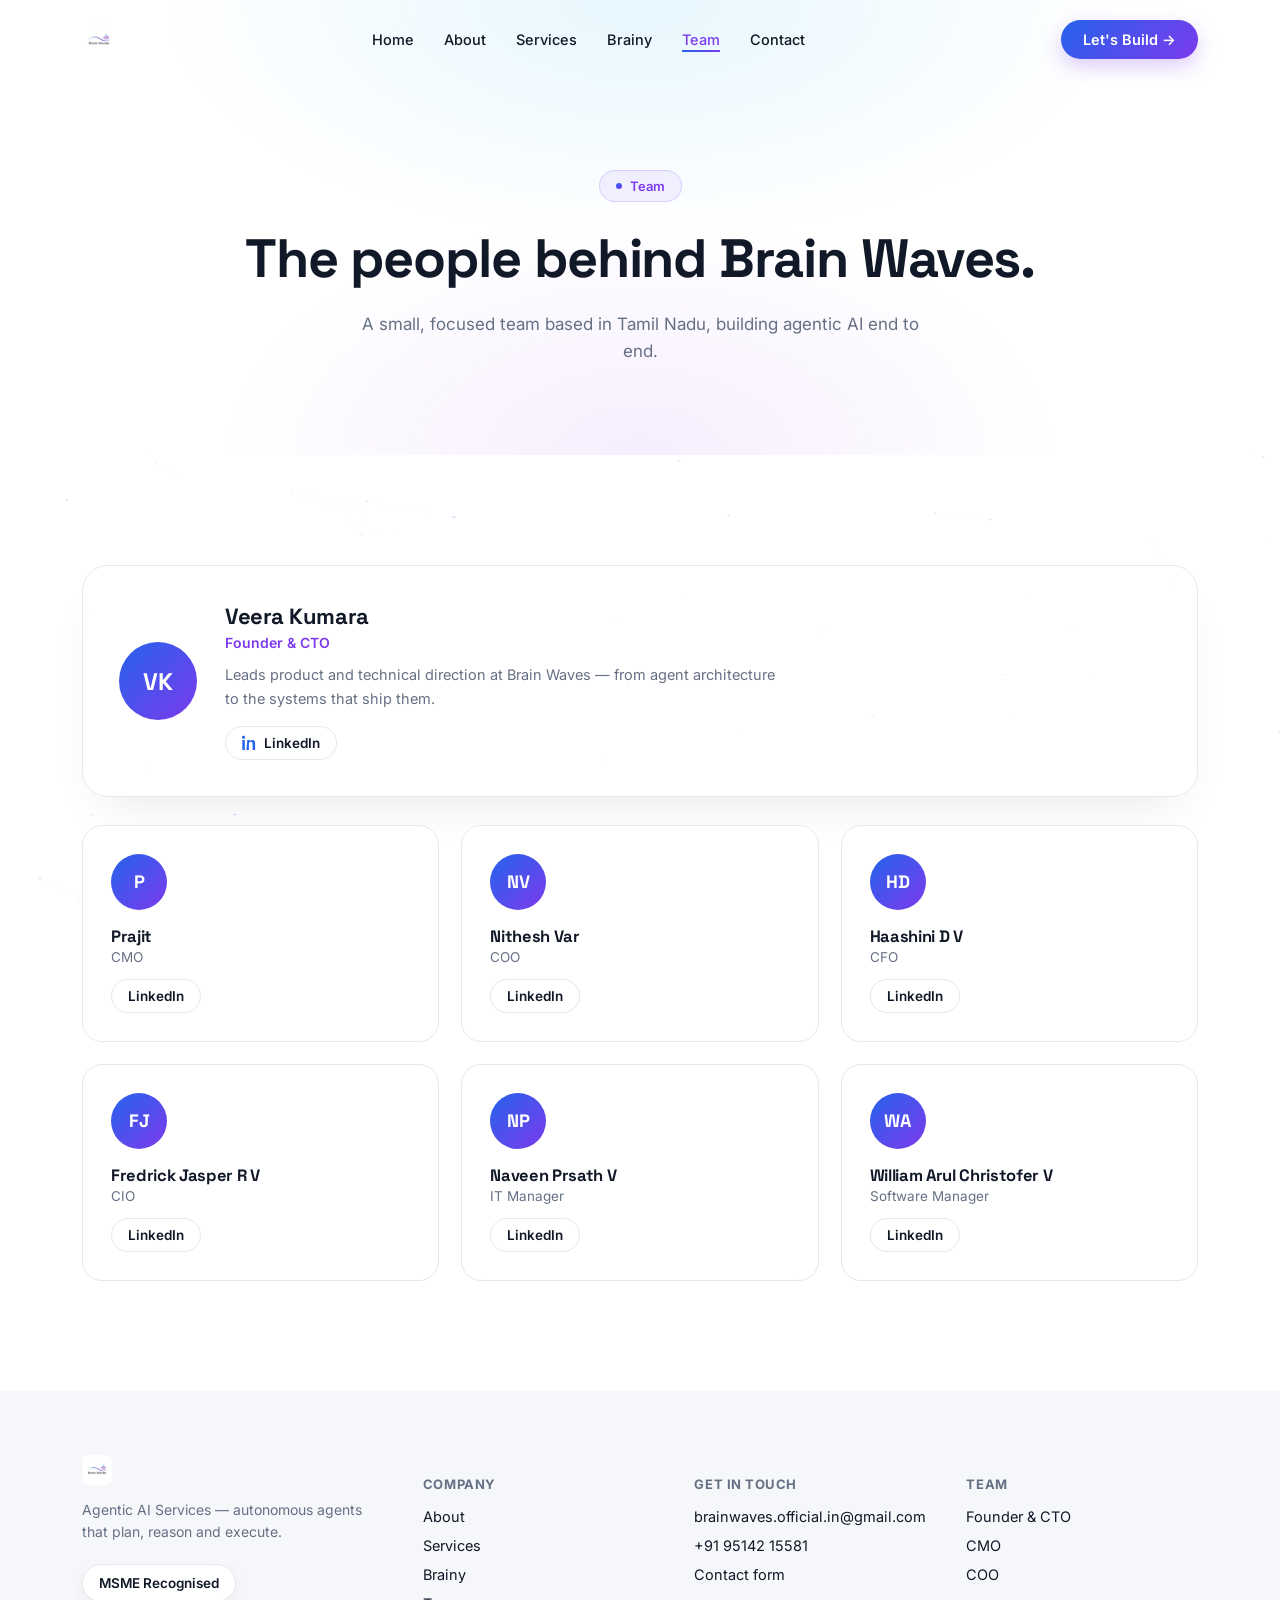
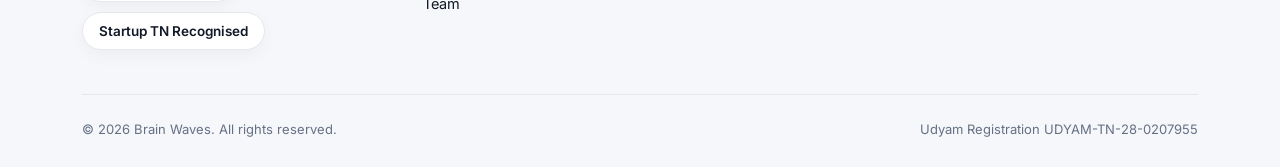
<file: team.html>
<!DOCTYPE html>
<html lang="en">
<head>
<meta charset="UTF-8">
<meta name="viewport" content="width=device-width, initial-scale=1.0">
<title>Team — Brain Waves</title>
<meta name="description" content="Meet the team building Brain Waves.">
<link rel="icon" href="assets/logo.jpg">
<link rel="stylesheet" href="css/styles.css">
</head>
<body>
<canvas id="bgfx"></canvas>
<header id="siteHeader">
  <nav class="wrap">
    <a href="index.html" class="brand"><img src="assets/logo.jpg" alt="Brain Waves logo"></a>
    <div class="navlinks" id="navLinks">
      <a href="index.html">Home</a>
      <a href="about.html">About</a>
      <a href="services.html">Services</a>
      <a href="brainy.html">Brainy</a>
      <a href="team.html" class="active">Team</a>
      <a href="contact.html">Contact</a>
    </div>
    <div style="display:flex;align-items:center;gap:14px;">
      <a href="contact.html" class="cta-btn">Let's Build &rarr;</a>
      <button class="navtoggle" id="navToggle" aria-label="Menu"><span></span><span></span><span></span></button>
    </div>
  </nav>
</header>

<section class="page-hero">
  <div class="wrap">
    <span class="eyebrow">Team</span>
    <h1>The people behind Brain Waves.</h1>
    <p>A small, focused team based in Tamil Nadu, building agentic AI end to end.</p>
  </div>
</section>

<section>
  <div class="wrap">
    <div class="founder-card reveal">
      <div class="avatar">VK</div>
      <div>
        <h3>Veera Kumara</h3>
        <span class="role">Founder &amp; CTO</span>
        <p class="bio">Leads product and technical direction at Brain Waves &mdash; from agent architecture to the systems that ship them.</p>
        <a class="li-link" href="https://www.linkedin.com/in/veerakumara" target="_blank" rel="noopener">
          <svg width="15" height="15" viewBox="0 0 24 24" fill="#2563EB"><path d="M4.98 3.5C4.98 5 3.87 6 2.5 6S0 5 0 3.5 1.12 1 2.5 1s2.48 1 2.48 2.5zM.5 8h4V24h-4zM8.5 8h3.8v2.2h.05c.53-1 1.83-2.2 3.77-2.2 4 0 4.9 2.6 4.9 6.1V24h-4v-8.5c0-2-.03-4.6-2.8-4.6-2.8 0-3.2 2.2-3.2 4.5V24h-4z"/></svg>
          LinkedIn
        </a>
      </div>
    </div>

    <div class="team-grid">
      <div class="team-card reveal">
        <div class="avatar">P</div>
        <h4>Prajit</h4>
        <span class="role">CMO</span>
        <a class="li-link" style="margin-top:14px;" href="https://www.linkedin.com/in/prajit24" target="_blank" rel="noopener">LinkedIn</a>
      </div>
      <div class="team-card reveal">
        <div class="avatar">NV</div>
        <h4>Nithesh Var</h4>
        <span class="role">COO</span>
        <a class="li-link" style="margin-top:14px;" href="https://www.linkedin.com/in/nitheshvar17" target="_blank" rel="noopener">LinkedIn</a>
      </div>
      <div class="team-card reveal">
        <div class="avatar">HD</div>
        <h4>Haashini D V</h4>
        <span class="role">CFO</span>
        <a class="li-link" style="margin-top:14px;" href="https://www.linkedin.com/in/haashini-d-v-23595737b" target="_blank" rel="noopener">LinkedIn</a>
      </div>
      <div class="team-card reveal">
        <div class="avatar">FJ</div>
        <h4>Fredrick Jasper R V</h4>
        <span class="role">CIO</span>
        <a class="li-link" style="margin-top:14px;" href="https://www.linkedin.com/in/fredrick-jasper-r-v-a25aa037b" target="_blank" rel="noopener">LinkedIn</a>
      </div>
      <div class="team-card reveal">
        <div class="avatar">NP</div>
        <h4>Naveen Prsath V</h4>
        <span class="role">IT Manager</span>
        <a class="li-link" style="margin-top:14px;" href="https://www.linkedin.com/in/naveenprsath-v-ab956b385" target="_blank" rel="noopener">LinkedIn</a>
      </div>
      <div class="team-card reveal">
        <div class="avatar">WA</div>
        <h4>William Arul Christofer V</h4>
        <span class="role">Software Manager</span>
        <a class="li-link" style="margin-top:14px;" href="https://www.linkedin.com/in/william-arul-christofer-v-7b9ab1380" target="_blank" rel="noopener">LinkedIn</a>
      </div>
    </div>
  </div>
</section>

<footer>
  <div class="wrap">
    <div class="footer-top">
      <div>
        <div class="footer-brand"><img src="assets/logo.jpg" alt="Brain Waves"></div>
        <p class="footer-tag">Agentic AI Services &mdash; autonomous agents that plan, reason and execute.</p>
        <div class="footer-badges">
          <span class="badge">MSME Recognised</span>
          <span class="badge">Startup TN Recognised</span>
        </div>
      </div>
      <div class="fcol">
        <h5>Company</h5>
        <a href="about.html">About</a>
        <a href="services.html">Services</a>
        <a href="brainy.html">Brainy</a>
        <a href="team.html">Team</a>
      </div>
      <div class="fcol">
        <h5>Get in touch</h5>
        <a href="mailto:brainwaves.official.in@gmail.com">brainwaves.official.in@gmail.com</a>
        <a href="tel:+919514215581">+91 95142 15581</a>
        <a href="contact.html">Contact form</a>
      </div>
      <div class="fcol">
        <h5>Team</h5>
        <a href="https://www.linkedin.com/in/veerakumara" target="_blank" rel="noopener">Founder &amp; CTO</a>
        <a href="https://www.linkedin.com/in/prajit24" target="_blank" rel="noopener">CMO</a>
        <a href="https://www.linkedin.com/in/nitheshvar17" target="_blank" rel="noopener">COO</a>
      </div>
    </div>
    <div class="footer-bottom">
      <span>&copy; 2026 Brain Waves. All rights reserved.</span>
      <span>Udyam Registration UDYAM-TN-28-0207955</span>
    </div>
  </div>
</footer>
<script src="js/main.js"></script>
</body>
</html>
</file>
<file: css/styles.css>
@import url('https://fonts.googleapis.com/css2?family=Space+Grotesk:wght@400;500;600;700&family=Inter:wght@400;500;600;700&display=swap');

:root{
  --bg:#FFFFFF;
  --bg-soft:#F7F8FC;
  --bg-section:#F1F3F8;
  --ink:#111827;
  --ink-soft:#667085;
  --blue:#2563EB;
  --blue-electric:#38BDF8;
  --purple:#7C3AED;
  --violet:#A855F7;
  --line:#E5E7EB;
  --glass: rgba(255,255,255,0.70);
  --footer-bg:#F5F7FA;
  --ease: cubic-bezier(.22,.85,.32,1);
}
*{box-sizing:border-box;}
html{scroll-behavior:smooth;}
body{
  margin:0;background:var(--bg);color:var(--ink);
  font-family:'Inter',sans-serif;-webkit-font-smoothing:antialiased;overflow-x:hidden;
}
h1,h2,h3,h4{font-family:'Space Grotesk',sans-serif;margin:0;letter-spacing:-0.02em;}
p{margin:0;}
a{color:inherit;text-decoration:none;}
img{max-width:100%;display:block;}
.wrap{max-width:1180px;margin:0 auto;padding:0 32px;}
::selection{background:rgba(124,58,237,0.18);}

#bgfx{position:fixed;inset:0;width:100%;height:100%;z-index:0;pointer-events:none;opacity:0.5;}

/* ---------- nav ---------- */
header{
  position:fixed;top:0;left:0;right:0;z-index:100;padding:20px 0;
  transition:background .4s var(--ease), box-shadow .4s var(--ease), border-color .4s var(--ease), padding .3s var(--ease);
  border-bottom:1px solid transparent;
}
header.scrolled{
  background:rgba(255,255,255,0.75);backdrop-filter:blur(16px) saturate(160%);-webkit-backdrop-filter:blur(16px) saturate(160%);
  border-bottom:1px solid var(--line);box-shadow:0 8px 30px rgba(17,24,39,0.05);padding:12px 0;
}
nav.wrap{display:flex;align-items:center;justify-content:space-between;gap:24px;}
.brand{display:flex;align-items:center;gap:10px;}
.brand img{height:34px;width:auto;border-radius:8px;}
.navlinks{display:flex;align-items:center;gap:30px;}
.navlinks a{font-size:14.5px;font-weight:500;color:var(--ink);position:relative;padding:4px 0;}
.navlinks a::after{content:'';position:absolute;left:0;bottom:0;height:2px;width:0;background:linear-gradient(90deg,var(--blue),var(--purple));transition:width .3s var(--ease);}
.navlinks a:hover::after, .navlinks a.active::after{width:100%;}
.navlinks a.active{color:var(--purple);}
.cta-btn{
  background:linear-gradient(135deg,var(--blue),var(--purple));color:#fff !important;padding:11px 22px;border-radius:100px;
  font-size:14.5px;font-weight:600;box-shadow:0 8px 20px rgba(124,58,237,0.25);
  transition:transform .3s var(--ease), box-shadow .3s var(--ease);
}
.cta-btn:hover{transform:translateY(-2px);box-shadow:0 12px 26px rgba(124,58,237,0.35);}
.navtoggle{display:none;background:none;border:none;cursor:pointer;padding:8px;}
.navtoggle span{display:block;width:22px;height:2px;background:var(--ink);margin:5px 0;border-radius:2px;}

/* ---------- hero (home) ---------- */
.hero{
  position:relative;min-height:100vh;display:flex;align-items:center;padding:150px 0 90px;
  background:
    radial-gradient(700px 500px at 78% 28%, rgba(56,189,248,0.14), transparent 60%),
    radial-gradient(650px 550px at 88% 62%, rgba(168,85,247,0.14), transparent 60%),
    #FFFFFF;
}
.hero-grid{display:grid;grid-template-columns:1.05fr 1fr;gap:40px;align-items:center;position:relative;z-index:2;}
.eyebrow{
  display:inline-flex;align-items:center;gap:8px;font-size:13px;font-weight:600;color:var(--purple);
  background:rgba(124,58,237,0.07);border:1px solid rgba(124,58,237,0.18);padding:7px 16px;border-radius:100px;margin-bottom:22px;
}
.eyebrow::before{content:'';width:6px;height:6px;border-radius:50%;background:linear-gradient(135deg,var(--blue),var(--purple));}
.hero h1{font-size:clamp(40px,5.6vw,68px);font-weight:700;line-height:1.04;color:var(--ink);}
.hero h1 .accent{background:linear-gradient(120deg,var(--blue),var(--purple));-webkit-background-clip:text;background-clip:text;color:transparent;}
.hero p.lead{margin-top:24px;font-size:18px;line-height:1.6;color:var(--ink-soft);max-width:480px;}
.hero-actions{display:flex;gap:16px;margin-top:38px;flex-wrap:wrap;}

.btn-primary{
  background:linear-gradient(135deg,var(--blue),var(--purple));color:#fff;padding:14px 28px;border-radius:100px;
  font-weight:600;font-size:15px;box-shadow:0 10px 26px rgba(124,58,237,0.28);
  transition:transform .3s var(--ease), box-shadow .3s var(--ease);display:inline-flex;align-items:center;gap:8px;border:none;cursor:pointer;
}
.btn-primary:hover{transform:translateY(-2px);box-shadow:0 14px 30px rgba(124,58,237,0.4);}
.btn-ghost{
  background:var(--glass);border:1px solid var(--line);color:var(--ink);padding:14px 26px;border-radius:100px;
  font-weight:600;font-size:15px;backdrop-filter:blur(8px);
  transition:border-color .3s var(--ease), transform .3s var(--ease), color .3s var(--ease);display:inline-block;
}
.btn-ghost:hover{border-color:var(--purple);color:var(--purple);transform:translateY(-2px);}

.hero-visual{position:relative;height:560px;display:flex;align-items:center;justify-content:center;}
.glow-ring{position:absolute;border-radius:50%;border:1px solid rgba(124,58,237,0.16);}
.glow-ring.r1{width:380px;height:380px;animation:spin 34s linear infinite;}
.glow-ring.r2{width:480px;height:480px;border-color:rgba(37,99,235,0.12);animation:spin 46s linear infinite reverse;}
@keyframes spin{from{transform:rotate(0deg);}to{transform:rotate(360deg);}}
.brainy-photo{position:relative;z-index:3;width:340px;filter:drop-shadow(0 40px 60px rgba(124,58,237,0.28));animation:float 5s ease-in-out infinite;}
@keyframes float{0%,100%{transform:translateY(0px);}50%{transform:translateY(-18px);}}
.glass-tag{
  position:absolute;z-index:4;background:var(--glass);border:1px solid var(--line);padding:9px 18px;border-radius:100px;
  font-size:13px;font-weight:600;backdrop-filter:blur(10px);box-shadow:0 8px 20px rgba(17,24,39,0.06);animation:float 6s ease-in-out infinite;
}
.tag-plan{top:14%;left:2%;color:var(--blue);animation-delay:.2s;}
.tag-reason{bottom:30%;left:-4%;color:var(--violet);animation-delay:1.1s;}
.tag-execute{bottom:8%;right:4%;color:var(--purple);animation-delay:.6s;}
.node-dot{position:absolute;border-radius:50%;background:radial-gradient(circle at 30% 30%, var(--blue-electric), var(--purple));opacity:.7;}
.nd1{width:12px;height:12px;top:8%;right:10%;animation:float 4s ease-in-out infinite;}
.nd2{width:8px;height:8px;bottom:16%;left:6%;animation:float 5.5s ease-in-out infinite .8s;}
.nd3{width:16px;height:16px;top:52%;right:-2%;animation:float 4.6s ease-in-out infinite .3s;}

/* ---------- page hero (subpages) ---------- */
.page-hero{
  position:relative;padding:170px 0 90px;text-align:center;
  background:
    radial-gradient(800px 400px at 50% 0%, rgba(56,189,248,0.12), transparent 60%),
    radial-gradient(700px 400px at 50% 100%, rgba(168,85,247,0.10), transparent 60%),
    #fff;
}
.page-hero .eyebrow{margin-left:auto;margin-right:auto;}
.page-hero h1{font-size:clamp(34px,5vw,54px);font-weight:700;}
.page-hero p{margin-top:18px;font-size:17px;color:var(--ink-soft);max-width:560px;margin-left:auto;margin-right:auto;line-height:1.6;}
.crumb{font-size:13.5px;color:var(--ink-soft);margin-bottom:18px;}
.crumb a{color:var(--purple);font-weight:600;}

/* ---------- generic section ---------- */
section{position:relative;z-index:1;padding:110px 0;}
.section-soft{background:var(--bg-section);}
.section-head{max-width:620px;margin-bottom:60px;}
.section-head.center{margin-left:auto;margin-right:auto;text-align:center;}
.section-head .kicker{font-size:13.5px;font-weight:600;color:var(--purple);margin-bottom:14px;display:block;}
.section-head h2{font-size:clamp(30px,3.4vw,44px);font-weight:700;line-height:1.15;}
.section-head p{margin-top:18px;font-size:17px;color:var(--ink-soft);line-height:1.65;}

/* ---------- about ---------- */
.about-grid{display:grid;grid-template-columns:0.85fr 1.15fr;gap:64px;align-items:center;}
.about-visual{
  position:relative;background:var(--glass);border:1px solid var(--line);border-radius:28px;padding:36px;
  display:flex;align-items:center;justify-content:center;box-shadow:0 30px 60px -20px rgba(17,24,39,0.10);
}
.about-visual img{width:78%;filter:drop-shadow(0 20px 30px rgba(124,58,237,0.18));}
.about-badges{display:flex;gap:12px;margin-top:30px;flex-wrap:wrap;}
.badge{
  display:flex;align-items:center;gap:8px;border:1px solid var(--line);background:#fff;padding:10px 16px;
  border-radius:100px;font-size:13.5px;font-weight:600;color:var(--ink);box-shadow:0 6px 16px rgba(17,24,39,0.04);
}
.badge .dot{width:8px;height:8px;border-radius:50%;background:linear-gradient(135deg,var(--blue),var(--purple));}
.about-facts{display:grid;grid-template-columns:repeat(3,1fr);gap:20px;margin-top:36px;}
.fact b{display:block;font-family:'Space Grotesk',sans-serif;font-size:26px;font-weight:700;}
.fact span{font-size:13.5px;color:var(--ink-soft);}

.values-grid{display:grid;grid-template-columns:repeat(3,1fr);gap:24px;margin-top:20px;}
.value-card{background:#fff;border:1px solid var(--line);border-radius:20px;padding:30px;box-shadow:0 14px 30px -16px rgba(17,24,39,0.08);}
.value-card h4{font-size:17px;font-weight:600;margin-bottom:10px;}
.value-card p{font-size:14.5px;color:var(--ink-soft);line-height:1.6;}

/* ---------- workflow / process ---------- */
.flow-rail{display:grid;grid-template-columns:repeat(6,1fr);gap:16px;position:relative;z-index:1;}
.flow-node{
  background:var(--glass);border:1px solid var(--line);border-radius:18px;padding:26px 16px;text-align:center;
  backdrop-filter:blur(10px);box-shadow:0 14px 30px -14px rgba(17,24,39,0.10);
  transition:transform .5s var(--ease), border-color .5s var(--ease), box-shadow .5s var(--ease);
  opacity:0.45;transform:translateY(10px);
}
.flow-node.active{opacity:1;transform:translateY(0);border-color:rgba(124,58,237,0.35);box-shadow:0 20px 40px -16px rgba(124,58,237,0.25);}
.flow-node .num{
  width:34px;height:34px;border-radius:50%;margin:0 auto 14px;display:flex;align-items:center;justify-content:center;
  background:linear-gradient(135deg,rgba(37,99,235,0.12),rgba(124,58,237,0.12));color:var(--purple);font-weight:700;font-size:13px;font-family:'Space Grotesk',sans-serif;
}
.flow-node b{display:block;font-size:14px;font-family:'Space Grotesk',sans-serif;font-weight:600;letter-spacing:0.01em;}
.flow-node span{display:block;margin-top:6px;font-size:12px;color:var(--ink-soft);line-height:1.4;}

/* ---------- services ---------- */
.service-grid{display:grid;grid-template-columns:repeat(3,1fr);gap:24px;}
.service-card{
  background:#fff;border:1px solid var(--line);border-radius:22px;padding:34px 28px;position:relative;overflow:hidden;
  transition:transform .45s var(--ease), border-color .45s var(--ease), box-shadow .45s var(--ease);transform-style:preserve-3d;
}
.service-card:hover{transform:translateY(-8px) rotateX(2deg);border-color:rgba(124,58,237,0.4);box-shadow:0 26px 50px -20px rgba(124,58,237,0.3);}
.service-card .icon{
  width:48px;height:48px;border-radius:14px;margin-bottom:22px;display:flex;align-items:center;justify-content:center;
  background:linear-gradient(135deg,rgba(56,189,248,0.14),rgba(168,85,247,0.14));
}
.service-card h3{font-size:18px;font-weight:600;margin-bottom:10px;}
.service-card p{font-size:14.5px;color:var(--ink-soft);line-height:1.6;}
.service-card .tag{
  display:inline-block;margin-top:16px;font-size:12px;font-weight:600;color:var(--purple);
  background:rgba(124,58,237,0.08);padding:5px 12px;border-radius:100px;
}

/* ---------- brainy ---------- */
.brainy-section{
  background:
    radial-gradient(900px 500px at 50% 0%, rgba(56,189,248,0.08), transparent 60%),
    radial-gradient(700px 500px at 50% 100%, rgba(168,85,247,0.10), transparent 60%),
    #fff;
  text-align:center;
}
.brainy-stage{position:relative;max-width:680px;margin:60px auto 0;height:520px;}
.brainy-stage img.main{
  position:absolute;left:50%;top:50%;transform:translate(-50%,-50%);width:300px;animation:float 5.5s ease-in-out infinite;
  filter:drop-shadow(0 30px 50px rgba(124,58,237,0.25));
}
.bubble{
  position:absolute;background:var(--glass);border:1px solid var(--line);padding:11px 20px;border-radius:100px;
  font-size:14px;font-weight:600;backdrop-filter:blur(10px);box-shadow:0 10px 24px rgba(17,24,39,0.06);
  transition:transform .4s var(--ease), border-color .4s var(--ease), color .4s var(--ease), box-shadow .4s var(--ease);cursor:default;
}
.bubble:hover{transform:translateY(-6px) scale(1.06);border-color:rgba(124,58,237,0.4);color:var(--purple);box-shadow:0 16px 30px rgba(124,58,237,0.2);}
.b1{top:4%;left:6%;} .b2{top:2%;right:8%;} .b3{top:34%;left:-4%;} .b4{top:38%;right:-6%;}
.b5{bottom:20%;left:2%;} .b6{bottom:18%;right:4%;} .b7{bottom:0%;left:38%;}

.brainy-gallery{display:grid;grid-template-columns:repeat(4,1fr);gap:20px;margin-top:70px;}
.gallery-card{
  background:#fff;border:1px solid var(--line);border-radius:22px;padding:22px 16px;text-align:center;
  box-shadow:0 16px 34px -18px rgba(17,24,39,0.10);transition:transform .4s var(--ease), box-shadow .4s var(--ease);
}
.gallery-card:hover{transform:translateY(-6px);box-shadow:0 22px 40px -18px rgba(124,58,237,0.22);}
.gallery-card img{margin:0 auto 14px;width:100%;max-width:150px;}
.gallery-card span{font-size:13.5px;font-weight:600;color:var(--ink-soft);}

.brainy-story{
  display:grid;grid-template-columns:1fr 1fr;gap:56px;align-items:center;text-align:left;margin-top:90px;
}
.brainy-story img{max-width:320px;margin:0 auto;filter:drop-shadow(0 24px 40px rgba(124,58,237,0.2));}
.brainy-story h3{font-size:26px;margin-bottom:16px;}
.brainy-story p{color:var(--ink-soft);font-size:15.5px;line-height:1.75;margin-bottom:14px;}

/* ---------- team ---------- */
.founder-card{
  display:grid;grid-template-columns:auto 1fr;gap:28px;align-items:center;background:var(--glass);
  border:1px solid var(--line);border-radius:26px;padding:36px;margin-bottom:28px;box-shadow:0 24px 50px -22px rgba(17,24,39,0.10);
}
.avatar{
  width:78px;height:78px;border-radius:50%;background:linear-gradient(135deg,var(--blue),var(--purple));
  display:flex;align-items:center;justify-content:center;color:#fff;font-family:'Space Grotesk',sans-serif;font-weight:700;font-size:24px;flex-shrink:0;
}
.founder-card h3{font-size:22px;font-weight:700;}
.founder-card .role{color:var(--purple);font-weight:600;font-size:14px;margin-top:4px;display:block;}
.founder-card p.bio{margin-top:12px;color:var(--ink-soft);font-size:14.5px;line-height:1.6;max-width:560px;}
.li-link{
  margin-top:16px;display:inline-flex;align-items:center;gap:7px;font-size:13.5px;font-weight:600;color:var(--ink);
  border:1px solid var(--line);padding:8px 16px;border-radius:100px;transition:border-color .3s var(--ease), color .3s var(--ease);
}
.li-link:hover{border-color:var(--blue);color:var(--blue);}

.team-grid{display:grid;grid-template-columns:repeat(3,1fr);gap:22px;}
.team-card{
  background:#fff;border:1px solid var(--line);border-radius:20px;padding:28px;text-align:left;
  transition:transform .4s var(--ease), box-shadow .4s var(--ease), border-color .4s var(--ease);
}
.team-card:hover{transform:translateY(-6px);border-color:rgba(37,99,235,0.35);box-shadow:0 20px 40px -18px rgba(37,99,235,0.22);}
.team-card .avatar{width:56px;height:56px;font-size:18px;margin-bottom:16px;}
.team-card h4{font-size:16.5px;font-weight:700;}
.team-card .role{color:var(--ink-soft);font-size:13.5px;margin-top:2px;display:block;}

/* ---------- contact ---------- */
.contact-grid{display:grid;grid-template-columns:1fr 1fr;gap:56px;}
.contact-info .info-row{display:flex;gap:16px;margin-bottom:26px;align-items:flex-start;}
.info-icon{
  width:42px;height:42px;border-radius:12px;flex-shrink:0;
  background:linear-gradient(135deg,rgba(37,99,235,0.12),rgba(124,58,237,0.12));display:flex;align-items:center;justify-content:center;
}
.info-row b{display:block;font-size:14.5px;font-weight:600;}
.info-row span{font-size:14px;color:var(--ink-soft);line-height:1.6;}
.contact-form{
  background:var(--glass);border:1px solid var(--line);border-radius:24px;padding:36px;box-shadow:0 24px 50px -22px rgba(17,24,39,0.10);
}
.field{margin-bottom:18px;}
.field label{display:block;font-size:13px;font-weight:600;margin-bottom:8px;color:var(--ink);}
.field input, .field textarea{
  width:100%;border:1px solid var(--line);border-radius:12px;padding:12px 14px;font-family:'Inter',sans-serif;
  font-size:14.5px;background:#fff;color:var(--ink);transition:border-color .3s var(--ease);
}
.field input:focus, .field textarea:focus{outline:none;border-color:var(--purple);}
.field textarea{resize:vertical;min-height:100px;}
.submit-btn{
  width:100%;background:linear-gradient(135deg,var(--blue),var(--purple));color:#fff;padding:14px;border:none;
  border-radius:12px;font-weight:600;font-size:15px;cursor:pointer;transition:transform .3s var(--ease), box-shadow .3s var(--ease), opacity .3s;
  display:flex;align-items:center;justify-content:center;gap:8px;
}
.submit-btn:hover{transform:translateY(-2px);box-shadow:0 14px 28px rgba(124,58,237,0.32);}
.submit-btn:disabled{opacity:0.65;cursor:not-allowed;transform:none;box-shadow:none;}
.form-msg{
  margin-top:16px;padding:13px 16px;border-radius:12px;font-size:13.5px;font-weight:500;display:none;
}
.form-msg.show{display:block;}
.form-msg.ok{background:rgba(37,99,235,0.08);color:var(--blue);border:1px solid rgba(37,99,235,0.2);}
.form-msg.err{background:rgba(220,38,38,0.08);color:#DC2626;border:1px solid rgba(220,38,38,0.2);}
.spinner{
  width:16px;height:16px;border:2px solid rgba(255,255,255,0.5);border-top-color:#fff;border-radius:50%;
  animation:spin-btn 0.7s linear infinite;display:none;
}
.submit-btn.loading .spinner{display:inline-block;}
.submit-btn.loading .btn-label{opacity:0.85;}
@keyframes spin-btn{to{transform:rotate(360deg);}}

/* ---------- footer ---------- */
footer{background:var(--footer-bg);padding:64px 0 30px;position:relative;z-index:1;}
.footer-top{display:grid;grid-template-columns:1.3fr 1fr 1fr 1fr;gap:40px;padding-bottom:44px;border-bottom:1px solid var(--line);}
.footer-brand{display:flex;align-items:center;gap:10px;margin-bottom:14px;}
.footer-brand img{height:30px;border-radius:6px;}
.footer-tag{font-size:14px;color:var(--ink-soft);max-width:280px;line-height:1.6;}
.footer-badges{display:flex;gap:10px;margin-top:20px;flex-wrap:wrap;}
.footer-badges .badge{background:#fff;}
.fcol h5{font-size:13px;font-weight:700;text-transform:uppercase;letter-spacing:0.04em;color:var(--ink-soft);margin-bottom:16px;}
.fcol a{display:block;font-size:14.5px;color:var(--ink);margin-bottom:12px;transition:color .3s;}
.fcol a:hover{color:var(--purple);}
.footer-bottom{display:flex;justify-content:space-between;align-items:center;padding-top:26px;font-size:13px;color:var(--ink-soft);flex-wrap:wrap;gap:12px;}

/* ---------- reveal ---------- */
.reveal{opacity:0;transform:translateY(24px);transition:opacity .8s var(--ease), transform .8s var(--ease);}
.reveal.in{opacity:1;transform:translateY(0);}

/* ---------- responsive ---------- */
@media (max-width:980px){
  .navlinks{
    position:fixed;top:70px;left:16px;right:16px;background:#fff;border:1px solid var(--line);border-radius:18px;
    flex-direction:column;align-items:flex-start;padding:20px;gap:6px;box-shadow:0 20px 40px rgba(17,24,39,0.12);
    transform:translateY(-12px);opacity:0;pointer-events:none;transition:all .3s var(--ease);
  }
  .navlinks.open{transform:translateY(0);opacity:1;pointer-events:auto;}
  .navlinks a{padding:10px 6px;width:100%;}
  .navtoggle{display:block;}
  .hero-grid{grid-template-columns:1fr;}
  .hero-visual{height:400px;order:-1;margin-bottom:20px;}
  .brainy-photo{width:240px;}
  .about-grid{grid-template-columns:1fr;}
  .about-facts{grid-template-columns:repeat(3,1fr);}
  .flow-rail{grid-template-columns:repeat(2,1fr);}
  .service-grid{grid-template-columns:1fr 1fr;}
  .values-grid{grid-template-columns:1fr 1fr;}
  .brainy-gallery{grid-template-columns:1fr 1fr;}
  .brainy-story{grid-template-columns:1fr;text-align:center;}
  .brainy-story p{text-align:left;}
  .founder-card{grid-template-columns:1fr;text-align:center;justify-items:center;}
  .founder-card p.bio{margin-left:auto;margin-right:auto;}
  .team-grid{grid-template-columns:1fr 1fr;}
  .contact-grid{grid-template-columns:1fr;}
  .footer-top{grid-template-columns:1fr 1fr;}
  .bubble{font-size:12px;padding:8px 14px;}
}
@media (max-width:600px){
  .wrap{padding:0 20px;}
  .service-grid{grid-template-columns:1fr;}
  .values-grid{grid-template-columns:1fr;}
  .team-grid{grid-template-columns:1fr;}
  .brainy-gallery{grid-template-columns:1fr 1fr;}
  .footer-top{grid-template-columns:1fr;}
  .about-facts{grid-template-columns:1fr;gap:14px;}
  .brainy-stage{display:flex;flex-direction:column;align-items:center;height:auto;gap:14px;}
  .brainy-stage img.main{position:static;transform:none;width:220px;}
  .b1,.b2,.b3,.b4,.b5,.b6,.b7{position:static;display:inline-flex;margin:6px;}
}
@media (prefers-reduced-motion: reduce){ *{animation:none !important;transition:none !important;} }
</file>
